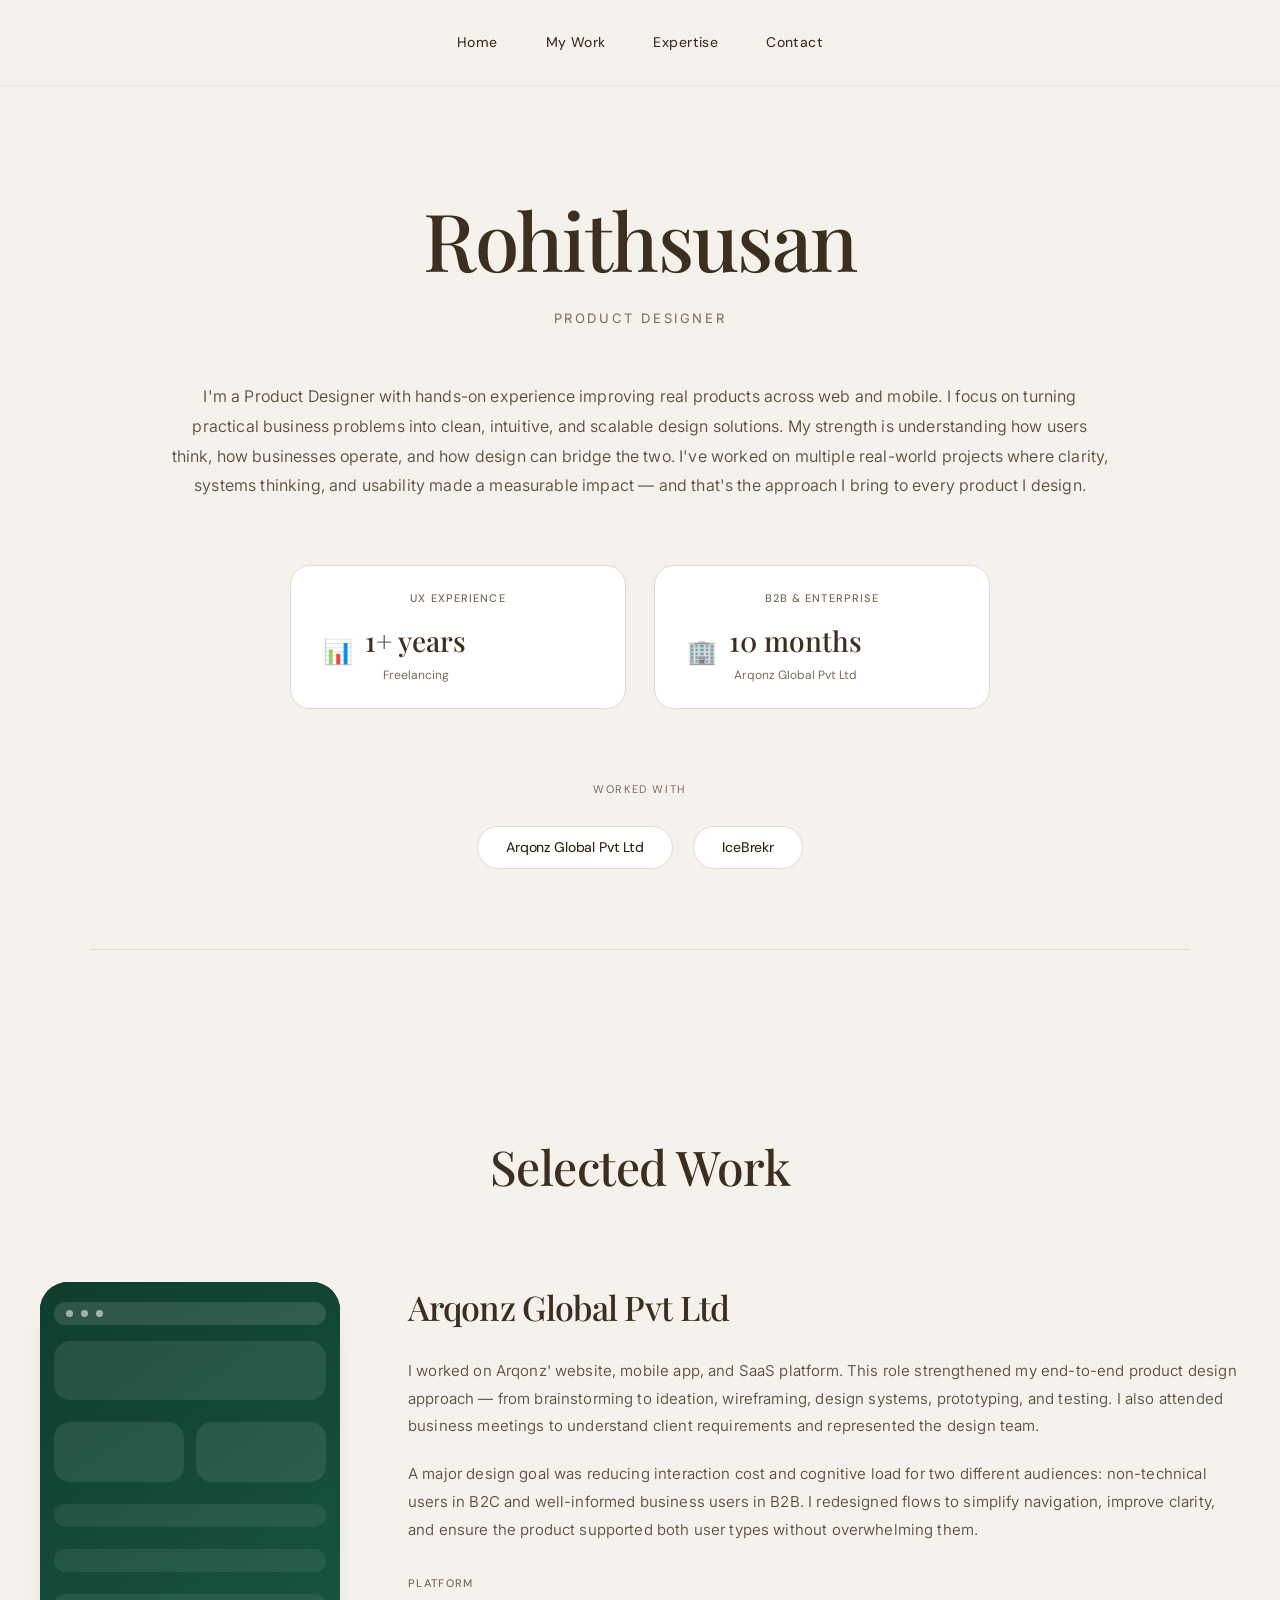
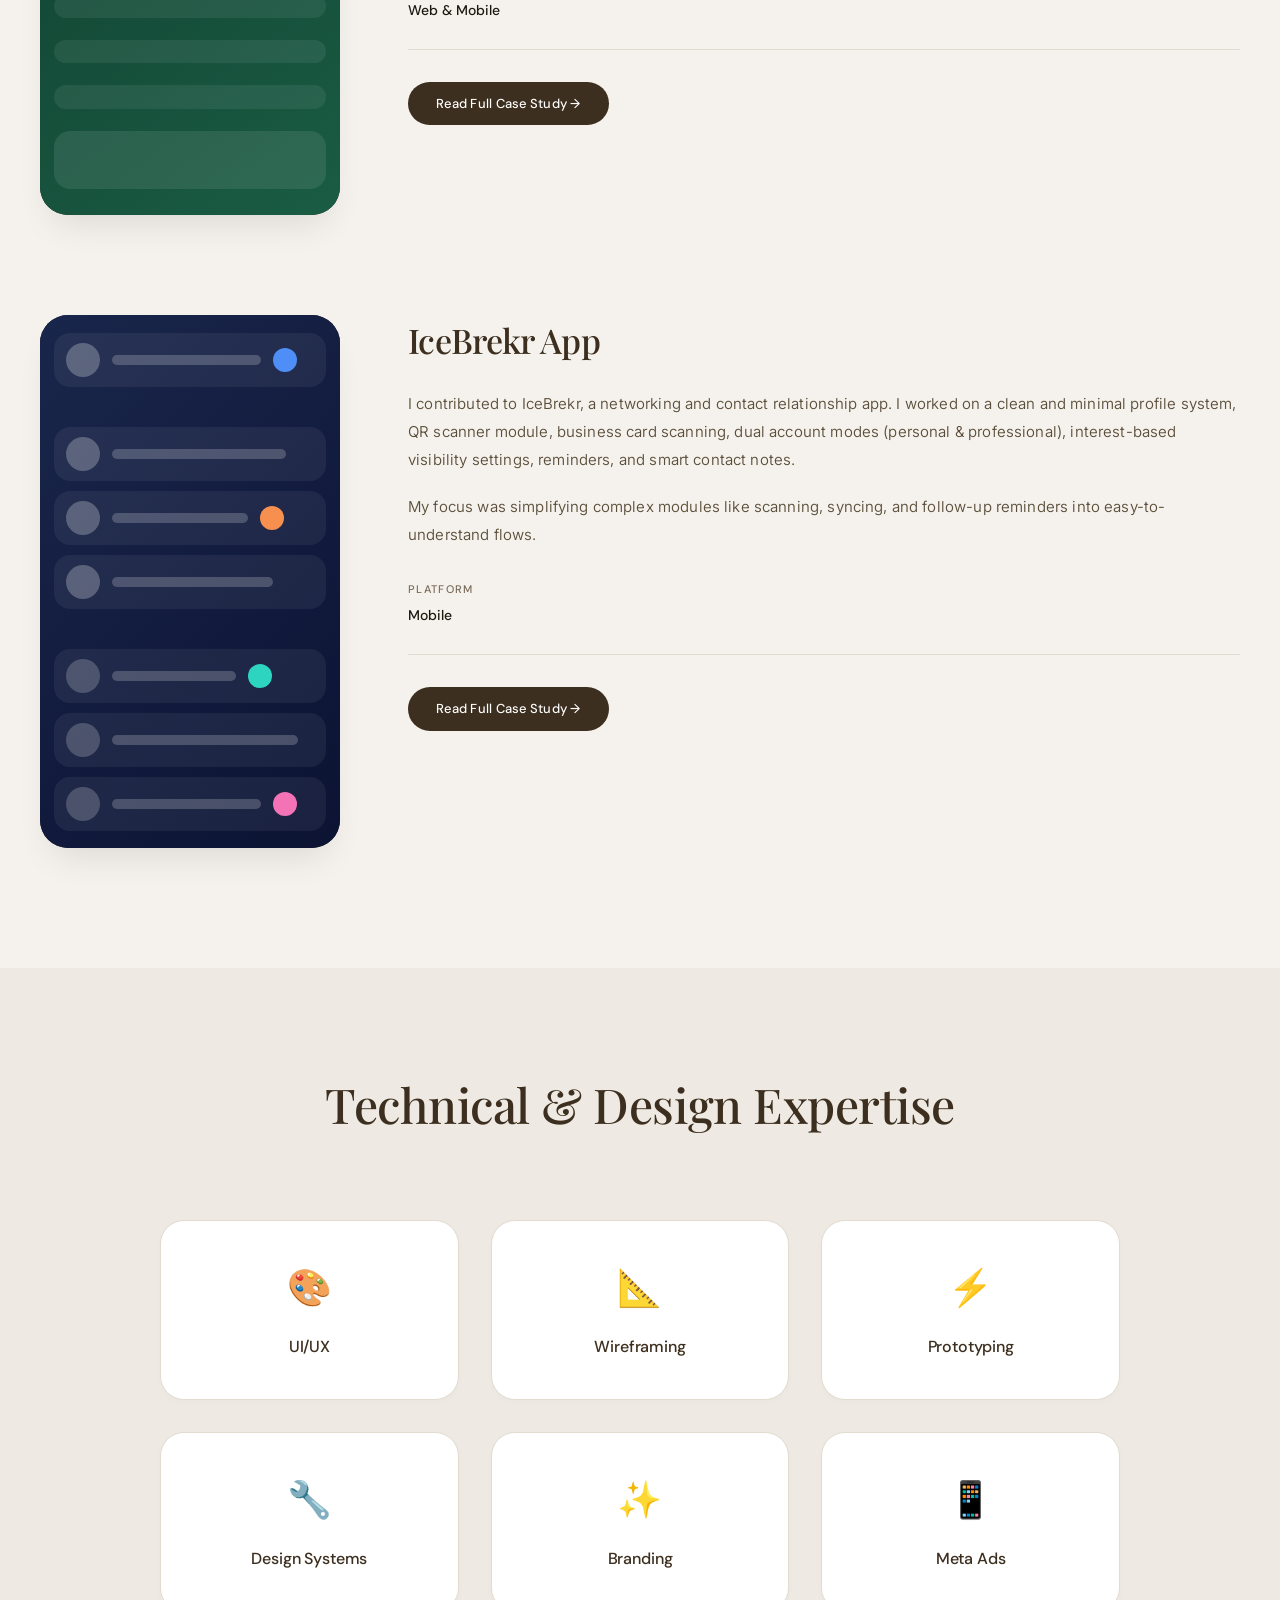
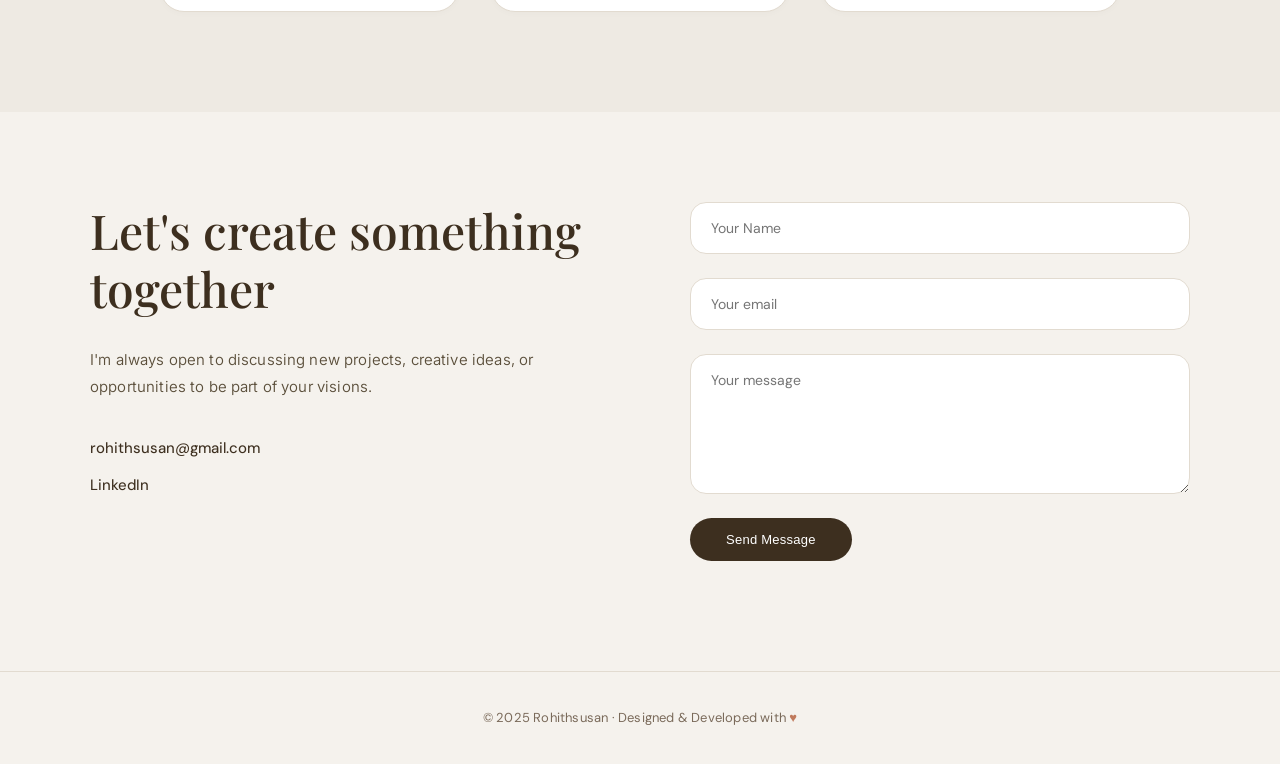
<file: Downloads/Rohithportfolio/index.html>
<!DOCTYPE html>
<html lang="en">
<head>
  <meta charset="UTF-8" />
  <meta name="viewport" content="width=device-width, initial-scale=1.0"/>
  <title>Rohithsusan – Product Designer</title>
  <link href="https://fonts.googleapis.com/css2?family=Playfair+Display:wght@400;500;600&family=DM+Sans:wght@300;400;500;600&family=Inter:wght@300;400;500&display=swap" rel="stylesheet"/>
  <style>
    *, *::before, *::after { box-sizing: border-box; margin: 0; padding: 0; }
 
    :root {
      --bg: #f5f2ed;
      --text: #3D2F1F;
      --muted: #7a6a5a;
      --border: #e2dbd0;
      --btn-bg: #3D2F1F;
      --btn-text: #fff;
      --card-bg: #fff;
    }
 
    html { scroll-behavior: smooth; }
 
    body {
      font-family: 'DM Sans', sans-serif;
      background: var(--bg);
      color: var(--text);
      font-size: 16px;
      line-height: 1.5;
    }
    
    /* Paragraph styling — smaller, lighter, more breathing room */
    p {
      font-family: 'Inter', sans-serif;
      font-size: 15px;
      line-height: 1.85;
      font-weight: 350;
      color: #5a4e3a;
      max-width: 1100px;
      width: 100%;
      margin: 0 auto;
      text-align: center;
      letter-spacing: 0.01em;
    }
    
    /* Spacing improvements across sections */
    section {
      padding: 100px 24px;
    }
    
    .section-title {
      font-family: 'Playfair Display', serif;
      font-size: clamp(34px, 5vw, 48px);
      font-weight: 500;
      text-align: center;
      margin-bottom: 80px;
      letter-spacing: -0.01em;
    }
 
    /* NAV */
    nav {
      display: flex;
      justify-content: center;
      gap: 48px;
      padding: 32px 0;
      background: var(--bg);
      position: sticky;
      top: 0;
      z-index: 100;
      border-bottom: 1px solid rgba(0,0,0,0.04);
    }
    nav a {
      text-decoration: none;
      color: var(--text);
      font-size: 14px;
      font-weight: 450;
      letter-spacing: 0.03em;
      transition: opacity 0.2s ease;
      cursor: pointer;
    }
    nav a:hover { opacity: 0.55; }
 
    /* HERO */
    .hero {
      text-align: center;
      padding: 110px 24px 80px;
      max-width: 1400px;
      margin: 0 auto;
    }
    .hero h1 {
      font-family: 'Playfair Display', serif;
      font-size: clamp(52px, 10vw, 80px);
      font-weight: 500;
      letter-spacing: -0.02em;
      line-height: 1.08;
      margin-bottom: 24px;
    }
    .hero .tagline {
      font-size: 13px;
      letter-spacing: 0.2em;
      text-transform: uppercase;
      color: var(--muted);
      margin-bottom: 52px;
      font-weight: 400;
    }
    /* Hero paragraph - EXTRA WIDE */
    .hero .intro {
      font-family: 'Inter', sans-serif;
      font-size: 16px;
      line-height: 1.85;
      font-weight: 350;
      color: #5a4e3a;
      max-width: 1200px;
      width: 100%;
      margin: 0 auto;
      text-wrap: balance;
      letter-spacing: 0.01em;
    }
 
    /* STATS */
    .stats {
      display: flex;
      gap: 28px;
      justify-content: center;
      flex-wrap: wrap;
      margin: 64px auto 0;
      max-width: 700px;
    }
    .stat-card {
      background: var(--card-bg);
      border: 1px solid var(--border);
      border-radius: 20px;
      padding: 24px 32px;
      min-width: 210px;
      flex: 1;
      transition: all 0.2s;
      box-shadow: 0 1px 2px rgba(0,0,0,0.02);
    }
    .stat-card .label {
      font-size: 11px;
      letter-spacing: 0.1em;
      text-transform: uppercase;
      color: var(--muted);
      margin-bottom: 14px;
      font-weight: 500;
    }
    .stat-row {
      display: flex;
      align-items: center;
      gap: 12px;
    }
    .stat-icon { font-size: 24px; }
    .stat-value {
      font-size: 28px;
      font-weight: 520;
      font-family: 'Playfair Display', serif;
    }
    .stat-sub {
      font-size: 12px;
      color: var(--muted);
      margin-top: 4px;
    }
 
    /* WORKED WITH */
    .worked-with {
      text-align: center;
      margin: 72px auto 0;
      padding-bottom: 80px;
      border-bottom: 1px solid var(--border);
      max-width: 1100px;
    }
    .worked-with .section-label {
      font-size: 11px;
      letter-spacing: 0.15em;
      text-transform: uppercase;
      color: var(--muted);
      margin-bottom: 28px;
    }
    .worked-tags {
      display: flex;
      gap: 20px;
      justify-content: center;
      flex-wrap: wrap;
    }
    .worked-tag {
      border: 1px solid var(--border);
      border-radius: 40px;
      padding: 10px 28px;
      font-size: 14px;
      font-weight: 450;
      background: var(--card-bg);
      color: #2c2416;
      letter-spacing: -0.01em;
    }
 
    /* SELECTED WORK */
    .work-grid {
      max-width: 1200px;
      margin: 0 auto;
      display: flex;
      flex-direction: column;
      gap: 100px;
    }
    .work-item {
      display: grid;
      grid-template-columns: 300px 1fr;
      gap: 68px;
      align-items: start;
      padding-bottom: 0;
      border-bottom: none;
    }
    .work-mockup {
      background: #1a1a1a;
      border-radius: 28px;
      overflow: hidden;
      aspect-ratio: 9/16;
      display: flex;
      align-items: center;
      justify-content: center;
      box-shadow: 0 20px 35px -12px rgba(0,0,0,0.1);
    }
    /* Arqonz mockup */
    .mockup-arqonz {
      background: linear-gradient(145deg, #0f3d2e 0%, #1a5c44 100%);
      width: 100%;
      height: 100%;
      display: flex;
      flex-direction: column;
      padding: 20px 14px;
      gap: 10px;
    }
    .mockup-arqonz .top-bar {
      background: rgba(255,255,255,0.12);
      border-radius: 12px;
      height: 32px;
      display: flex;
      align-items: center;
      padding: 0 12px;
      gap: 8px;
    }
    .mockup-arqonz .top-bar span {
      width: 7px; height: 7px; border-radius: 50%;
      background: rgba(255,255,255,0.55);
    }
    .mockup-arqonz .card {
      background: rgba(255,255,255,0.09);
      border-radius: 16px;
      height: 80px;
      margin: 6px 0;
    }
    .mockup-arqonz .row {
      display: flex; gap: 12px;
    }
    .mockup-arqonz .row .card { flex: 1; height: 60px; }
    .mockup-arqonz .list-item {
      background: rgba(255,255,255,0.07);
      border-radius: 12px;
      height: 32px;
      margin: 6px 0;
    }
 
    /* IceBrekr mockup */
    .mockup-icebrekr {
      background: linear-gradient(135deg, #19264b 0%, #0c1333 100%);
      width: 100%;
      height: 100%;
      display: flex;
      flex-direction: column;
      padding: 18px 14px;
      gap: 10px;
    }
    .mockup-icebrekr .profile-row {
      display: flex;
      align-items: center;
      gap: 12px;
      background: rgba(255,255,255,0.06);
      border-radius: 16px;
      padding: 10px 12px;
    }
    .mockup-icebrekr .avatar {
      width: 34px; height: 34px; border-radius: 50%;
      background: rgba(255,255,255,0.25);
      flex-shrink: 0;
    }
    .mockup-icebrekr .line {
      height: 10px; border-radius: 8px;
      background: rgba(255,255,255,0.2);
      flex: 1;
    }
    .mockup-icebrekr .badge {
      width: 24px; height: 24px; border-radius: 50%;
      background: #4f8ef7;
      flex-shrink: 0;
    }
    .mockup-icebrekr .divider {
      height: 1px;
      background: rgba(255,255,255,0.08);
      margin: 10px 0;
    }
 
    .work-content h3 {
      font-family: 'Playfair Display', serif;
      font-size: 34px;
      font-weight: 520;
      margin-bottom: 24px;
      letter-spacing: -0.02em;
    }
    .work-content p {
      font-family: 'Inter', sans-serif;
      font-size: 15px;
      line-height: 1.85;
      font-weight: 350;
      color: #5a4e3a;
      margin-bottom: 20px;
      text-align: left;
      max-width: 100%;
    }
    .platform-label {
      font-size: 11px;
      letter-spacing: 0.12em;
      text-transform: uppercase;
      color: var(--muted);
      margin-top: 32px;
      margin-bottom: 8px;
      font-weight: 500;
    }
    .platform-value {
      font-size: 14px;
      font-weight: 500;
      margin-bottom: 32px;
      padding-bottom: 28px;
      border-bottom: 1px solid var(--border);
      color: #1e1910;
    }
    .btn {
      display: inline-block;
      background: var(--btn-bg);
      color: var(--btn-text);
      padding: 12px 28px;
      border-radius: 40px;
      font-size: 13px;
      font-weight: 480;
      text-decoration: none;
      cursor: pointer;
      border: none;
      transition: all 0.2s ease;
      letter-spacing: 0.02em;
    }
    .btn:hover { opacity: 0.85; transform: translateY(-1px); }
 
    /* EXPERTISE */
    .expertise-section {
      background: #eeeae3;
      margin-top: 20px;
    }
    .expertise-grid {
      display: grid;
      grid-template-columns: repeat(3, 1fr);
      gap: 32px;
      max-width: 960px;
      margin: 0 auto;
    }
    .expertise-card {
      background: var(--card-bg);
      border: 1px solid var(--border);
      border-radius: 24px;
      padding: 40px 24px;
      text-align: center;
      transition: all 0.2s;
      box-shadow: 0 2px 6px rgba(0,0,0,0.02);
    }
    .expertise-icon { font-size: 36px; margin-bottom: 20px; }
    .expertise-name {
      font-size: 16px;
      font-weight: 510;
      letter-spacing: -0.01em;
    }
 
    /* CONTACT */
    .contact-section {
      background: var(--bg);
      padding-top: 90px;
      padding-bottom: 110px;
    }
    .contact-inner {
      display: grid;
      grid-template-columns: 1fr 1fr;
      gap: 100px;
      max-width: 1100px;
      margin: 0 auto;
      align-items: start;
    }
    .contact-left h2 {
      font-family: 'Playfair Display', serif;
      font-size: clamp(34px, 5vw, 48px);
      font-weight: 520;
      line-height: 1.2;
      margin-bottom: 28px;
    }
    .contact-left p {
      text-align: left;
      max-width: 480px;
      margin: 0 0 36px 0;
      font-size: 15px;
    }
    .contact-link {
      display: block;
      font-size: 15px;
      font-weight: 450;
      color: var(--text);
      text-decoration: none;
      margin-bottom: 14px;
      transition: opacity 0.2s;
    }
    .contact-link:hover { text-decoration: underline; opacity: 0.7; }
 
    .contact-form {
      display: flex;
      flex-direction: column;
      gap: 24px;
    }
    .contact-form input,
    .contact-form textarea {
      width: 100%;
      padding: 16px 20px;
      border: 1px solid var(--border);
      border-radius: 16px;
      background: #ffffff;
      font-family: 'DM Sans', sans-serif;
      font-size: 14px;
      color: var(--text);
      outline: none;
      transition: border 0.2s, box-shadow 0.1s;
    }
    .contact-form input:focus,
    .contact-form textarea:focus {
      border-color: #b2a088;
      box-shadow: 0 0 0 2px rgba(61,47,31,0.05);
    }
    .contact-form textarea { resize: vertical; min-height: 140px; }
    .contact-form .btn { align-self: flex-start; background: #3D2F1F; border-radius: 40px; padding: 14px 36px; cursor: pointer; }
 
    /* FOOTER */
    footer {
      text-align: center;
      padding: 36px 24px;
      font-size: 13px;
      color: var(--muted);
      border-top: 1px solid var(--border);
      letter-spacing: 0.2px;
    }
    footer span { color: #c07a5c; }
 
    @media (max-width: 780px) {
      .work-item { grid-template-columns: 1fr; gap: 44px; }
      .work-mockup { max-width: 320px; margin: 0 auto; aspect-ratio: 9/16; }
      .expertise-grid { grid-template-columns: repeat(2, 1fr); gap: 24px; }
      .contact-inner { grid-template-columns: 1fr; gap: 60px; }
      .stats { flex-direction: column; align-items: center; width: 100%; max-width: 380px; margin: 52px auto 0; }
      .hero { padding: 80px 20px 60px; max-width: 100%; }
      section { padding: 80px 20px; }
      .hero .intro { font-size: 15px; max-width: 100%; }
      p { font-size: 14px; max-width: 100%; }
      .work-content h3 { font-size: 30px; }
      .work-content p { font-size: 14px; }
    }
    @media (max-width: 480px) {
      .expertise-grid { grid-template-columns: 1fr; }
      .worked-tag { padding: 8px 20px; font-size: 12px; }
      .stat-card { padding: 18px 24px; }
    }
  </style>
</head>
<body>
 
  <!-- NAV -->
  <nav>
    <a href="#" onclick="scrollToTop(); return false;">Home</a>
    <a href="#work">My Work</a>
    <a href="#expertise">Expertise</a>
    <a href="#contact">Contact</a>
  </nav>
 
  <!-- HERO -->
  <div class="hero">
    <h1>Rohithsusan</h1>
    <p class="tagline">Product Designer</p>
    <p class="intro">I'm a Product Designer with hands-on experience improving real products across web and mobile. I focus on turning practical business problems into clean, intuitive, and scalable design solutions. My strength is understanding how users think, how businesses operate, and how design can bridge the two. I've worked on multiple real-world projects where clarity, systems thinking, and usability made a measurable impact — and that's the approach I bring to every product I design.</p>
 
    <div class="stats">
      <div class="stat-card">
        <div class="label">UX Experience</div>
        <div class="stat-row">
          <span class="stat-icon">📊</span>
          <div>
            <div class="stat-value">1+ years</div>
            <div class="stat-sub">Freelancing</div>
          </div>
        </div>
      </div>
      <div class="stat-card">
        <div class="label">B2B &amp; Enterprise</div>
        <div class="stat-row">
          <span class="stat-icon">🏢</span>
          <div>
            <div class="stat-value">10 months</div>
            <div class="stat-sub">Arqonz Global Pvt Ltd</div>
          </div>
        </div>
      </div>
    </div>
 
    <div class="worked-with">
      <div class="section-label" style="margin-top:30px;">Worked With</div>
      <div class="worked-tags">
        <span class="worked-tag">Arqonz Global Pvt Ltd</span>
        <span class="worked-tag">IceBrekr</span>
      </div>
    </div>
  </div>
 
  <!-- SELECTED WORK -->
  <section id="work">
    <h2 class="section-title">Selected Work</h2>
    <div class="work-grid">
 
      <!-- Arqonz - Button opens case study page in same tab (home page remains untouched) -->
      <div class="work-item">
        <div class="work-mockup">
          <div class="mockup-arqonz">
            <div class="top-bar">
              <span></span><span></span><span></span>
            </div>
            <div class="card"></div>
            <div class="row">
              <div class="card"></div>
              <div class="card"></div>
            </div>
            <div class="list-item"></div>
            <div class="list-item"></div>
            <div class="list-item"></div>
            <div class="list-item"></div>
            <div class="list-item"></div>
            <div class="card"></div>
          </div>
        </div>
        <div class="work-content">
          <h3>Arqonz Global Pvt Ltd</h3>
          <p>I worked on Arqonz' website, mobile app, and SaaS platform. This role strengthened my end-to-end product design approach — from brainstorming to ideation, wireframing, design systems, prototyping, and testing. I also attended business meetings to understand client requirements and represented the design team.</p>
          <p>A major design goal was reducing interaction cost and cognitive load for two different audiences: non-technical users in B2C and well-informed business users in B2B. I redesigned flows to simplify navigation, improve clarity, and ensure the product supported both user types without overwhelming them.</p>
          <div class="platform-label">Platform</div>
          <div class="platform-value">Web &amp; Mobile</div>
          <!-- This button opens arqonz-case-study.html - home page stays as is -->
          <a href="arqonz-case-study.html" class="btn">Read Full Case Study →</a>
        </div>
      </div>
 
      <!-- IceBrekr -->
      <div class="work-item">
        <div class="work-mockup">
          <div class="mockup-icebrekr">
            <div class="profile-row">
              <div class="avatar"></div>
              <div class="line" style="max-width:60%"></div>
              <div class="badge"></div>
            </div>
            <div class="divider"></div>
            <div class="profile-row">
              <div class="avatar"></div>
              <div class="line" style="max-width:70%"></div>
            </div>
            <div class="profile-row">
              <div class="avatar"></div>
              <div class="line" style="max-width:55%"></div>
              <div class="badge" style="background:#f7904f"></div>
            </div>
            <div class="profile-row">
              <div class="avatar"></div>
              <div class="line" style="max-width:65%"></div>
            </div>
            <div class="divider"></div>
            <div class="profile-row">
              <div class="avatar" style="background:rgba(255,255,255,0.2)"></div>
              <div class="line" style="max-width:50%"></div>
              <div class="badge" style="background:#2dd4bf"></div>
            </div>
            <div class="profile-row">
              <div class="avatar" style="background:rgba(255,255,255,0.2)"></div>
              <div class="line" style="max-width:75%"></div>
            </div>
            <div class="profile-row">
              <div class="avatar" style="background:rgba(255,255,255,0.2)"></div>
              <div class="line" style="max-width:60%"></div>
              <div class="badge" style="background:#f472b6"></div>
            </div>
            <div class="divider"></div>
            <div style="background:rgba(255,255,255,0.06);border-radius:16px;height:52px;margin-top:6px;"></div>
          </div>
        </div>
        <div class="work-content">
          <h3>IceBrekr App</h3>
          <p>I contributed to IceBrekr, a networking and contact relationship app. I worked on a clean and minimal profile system, QR scanner module, business card scanning, dual account modes (personal &amp; professional), interest-based visibility settings, reminders, and smart contact notes.</p>
          <p>My focus was simplifying complex modules like scanning, syncing, and follow-up reminders into easy-to-understand flows.</p>
          <div class="platform-label">Platform</div>
          <div class="platform-value">Mobile</div>
          <a href="icebrekr-case-study.html" class="btn">Read Full Case Study →</a>
        </div>
      </div>
 
    </div>
  </section>
 
  <!-- EXPERTISE -->
  <section id="expertise" class="expertise-section">
    <h2 class="section-title">Technical &amp; Design Expertise</h2>
    <div class="expertise-grid">
      <div class="expertise-card">
        <div class="expertise-icon">🎨</div>
        <div class="expertise-name">UI/UX</div>
      </div>
      <div class="expertise-card">
        <div class="expertise-icon">📐</div>
        <div class="expertise-name">Wireframing</div>
      </div>
      <div class="expertise-card">
        <div class="expertise-icon">⚡</div>
        <div class="expertise-name">Prototyping</div>
      </div>
      <div class="expertise-card">
        <div class="expertise-icon">🔧</div>
        <div class="expertise-name">Design Systems</div>
      </div>
      <div class="expertise-card">
        <div class="expertise-icon">✨</div>
        <div class="expertise-name">Branding</div>
      </div>
      <div class="expertise-card">
        <div class="expertise-icon">📱</div>
        <div class="expertise-name">Meta Ads</div>
      </div>
    </div>
  </section>
 
  <!-- CONTACT -->
  <section id="contact" class="contact-section">
    <div class="contact-inner">
      <div class="contact-left">
        <h2>Let's create something together</h2>
        <p>I'm always open to discussing new projects, creative ideas, or opportunities to be part of your visions.</p>
        <a href="mailto:rohithsusan@gmail.com" class="contact-link">rohithsusan@gmail.com</a>
        <a href="#" class="contact-link" target="_blank">LinkedIn</a>
      </div>
      <form class="contact-form" onsubmit="return false;">
        <input type="text" placeholder="Your Name" />
        <input type="email" placeholder="Your email" />
        <textarea placeholder="Your message"></textarea>
        <button class="btn" type="submit">Send Message</button>
      </form>
    </div>
  </section>
 
  <!-- FOOTER -->
  <footer>
    © 2025 Rohithsusan · Designed &amp; Developed with <span>♥</span>
  </footer>
 
  <script>
    function scrollToTop() {
      window.scrollTo({ top: 0, behavior: 'smooth' });
    }
    
    // Optional: Add a small note that clicking Arqonz button opens a new page
    console.log('Home page ready — Arqonz button links to arqonz-case-study.html');
  </script>
 
</body>
</html>
</file>
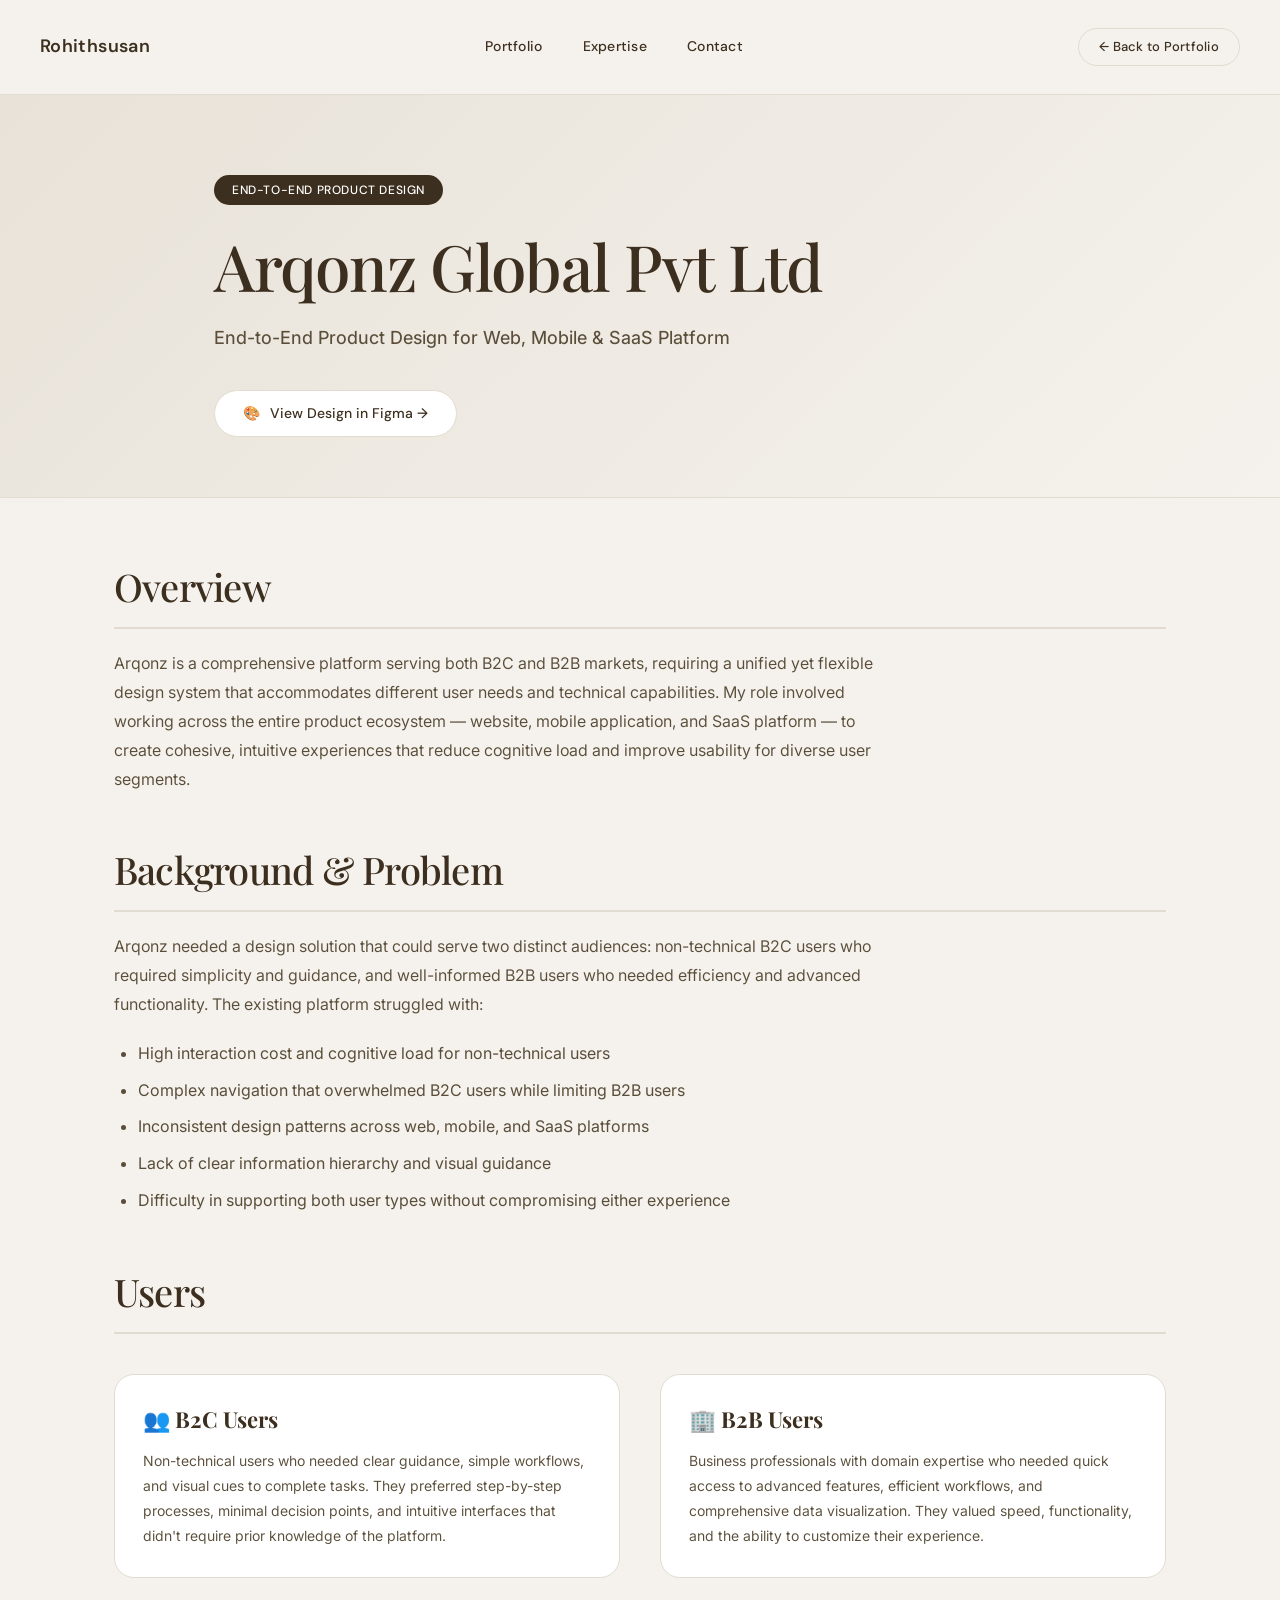
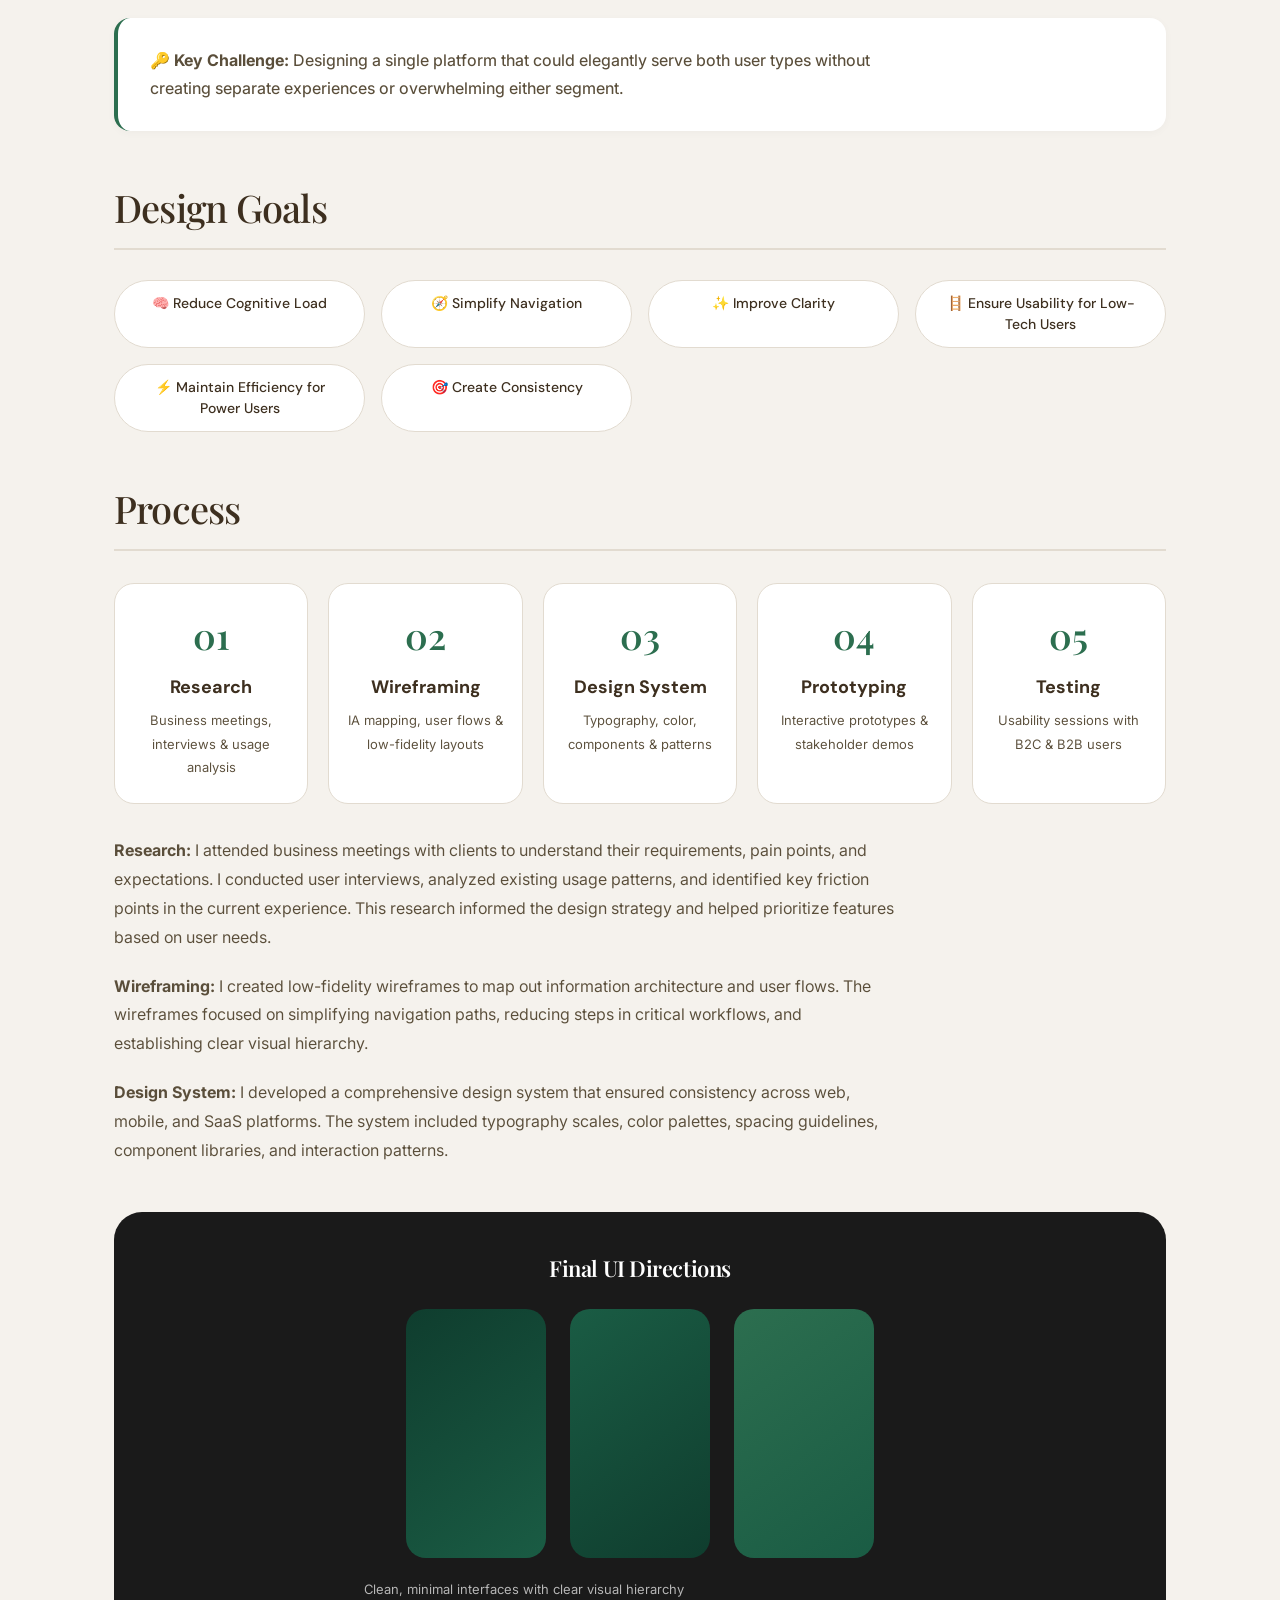
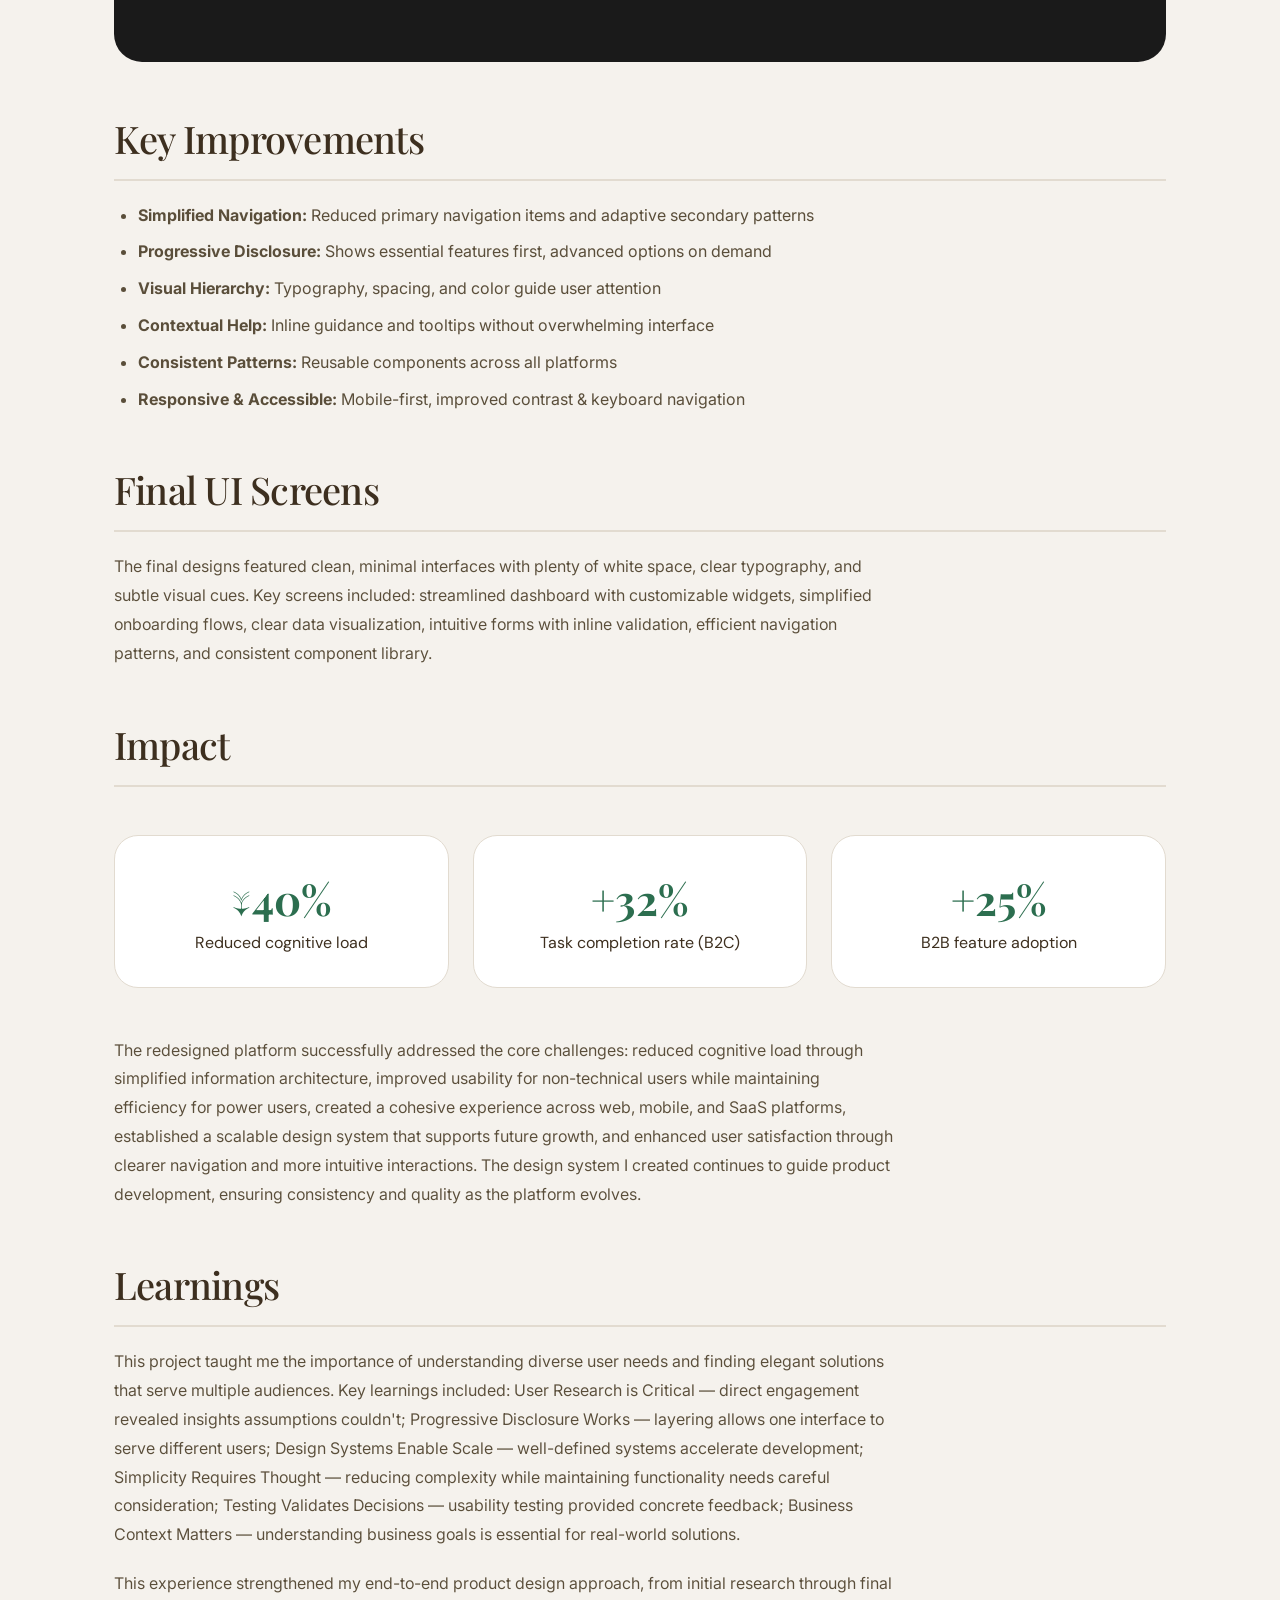
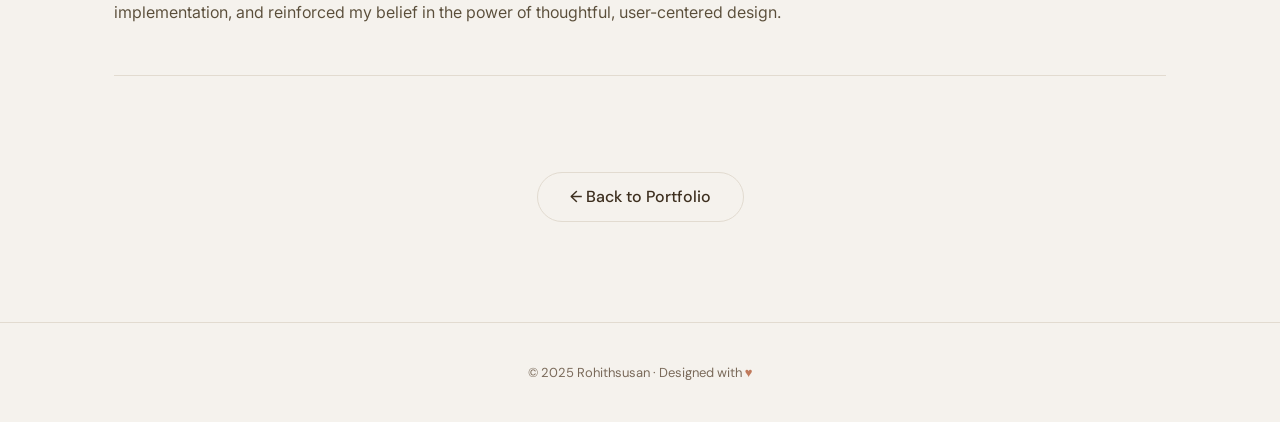
<file: Downloads/Rohithportfolio/arqonz-case-study.html>
<!DOCTYPE html>
<html lang="en">
<head>
  <meta charset="UTF-8" />
  <meta name="viewport" content="width=device-width, initial-scale=1.0"/>
  <title>Arqonz Global – Product Design Case Study | Rohithsusan</title>
  <link href="https://fonts.googleapis.com/css2?family=Playfair+Display:wght@400;500;600;700&family=DM+Sans:wght@300;400;500;600&family=Inter:wght@300;400;500;600&display=swap" rel="stylesheet"/>
  <style>
    *, *::before, *::after { box-sizing: border-box; margin: 0; padding: 0; }
 
    :root {
      --bg: #f5f2ed;
      --text: #3D2F1F;
      --text-light: #5a4e3a;
      --muted: #7a6a5a;
      --border: #e2dbd0;
      --btn-bg: #3D2F1F;
      --btn-text: #fff;
      --card-bg: #fff;
      --accent: #2c6e4f;
    }
 
    body {
      font-family: 'DM Sans', sans-serif;
      background: var(--bg);
      color: var(--text);
      line-height: 1.5;
    }
 
    /* Typography */
    h1, h2, h3 {
      font-family: 'Playfair Display', serif;
      font-weight: 500;
      letter-spacing: -0.02em;
    }
 
    h1 {
      font-size: clamp(42px, 8vw, 64px);
      margin-bottom: 20px;
      line-height: 1.15;
    }
 
    h2 {
      font-size: clamp(28px, 5vw, 38px);
      margin: 48px 0 20px 0;
      padding-bottom: 12px;
      border-bottom: 2px solid var(--border);
    }
 
    h2:first-of-type {
      margin-top: 0;
    }
 
    h3 {
      font-size: 22px;
      margin: 32px 0 16px 0;
      font-weight: 600;
    }
 
    p {
      font-family: 'Inter', sans-serif;
      font-size: 16px;
      line-height: 1.8;
      font-weight: 380;
      color: var(--text-light);
      margin-bottom: 20px;
      max-width: 780px;
    }
 
    .container {
      max-width: 1100px;
      margin: 0 auto;
      padding: 0 24px;
    }
 
    /* Navigation */
    nav {
      display: flex;
      justify-content: space-between;
      align-items: center;
      padding: 28px 40px;
      background: var(--bg);
      position: sticky;
      top: 0;
      z-index: 100;
      border-bottom: 1px solid var(--border);
      flex-wrap: wrap;
      gap: 16px;
    }
    .nav-links {
      display: flex;
      gap: 40px;
    }
    nav a {
      text-decoration: none;
      color: var(--text);
      font-size: 14px;
      font-weight: 500;
      letter-spacing: 0.02em;
      transition: opacity 0.2s;
    }
    nav a:hover { opacity: 0.6; }
    .back-link {
      display: inline-flex;
      align-items: center;
      gap: 8px;
      background: transparent;
      color: var(--text);
      border: 1px solid var(--border);
      padding: 8px 20px;
      border-radius: 40px;
      font-size: 13px;
      font-weight: 500;
      text-decoration: none;
      transition: all 0.2s;
    }
    .back-link:hover {
      background: var(--btn-bg);
      color: white;
      border-color: var(--btn-bg);
      opacity: 1;
    }
 
    /* Hero Section */
    .case-hero {
      background: linear-gradient(135deg, #e8e2d8 0%, #f5f2ed 100%);
      padding: 80px 24px 60px;
      border-bottom: 1px solid var(--border);
    }
    .case-hero .container {
      max-width: 900px;
    }
    .platform-badge {
      display: inline-block;
      background: var(--btn-bg);
      color: white;
      padding: 6px 18px;
      border-radius: 40px;
      font-size: 12px;
      font-weight: 500;
      letter-spacing: 0.05em;
      margin-bottom: 24px;
    }
    .figma-link {
      display: inline-flex;
      align-items: center;
      gap: 10px;
      background: white;
      border: 1px solid var(--border);
      padding: 12px 28px;
      border-radius: 40px;
      text-decoration: none;
      color: var(--text);
      font-weight: 500;
      font-size: 14px;
      margin-top: 16px;
      transition: all 0.2s;
    }
    .figma-link:hover {
      background: var(--btn-bg);
      color: white;
      border-color: var(--btn-bg);
    }
 
    /* Content styling */
    .case-content {
      padding: 60px 0 100px;
    }
    .case-content p {
      max-width: 780px;
    }
    .insight-box {
      background: var(--card-bg);
      border-left: 4px solid var(--accent);
      padding: 28px 32px;
      margin: 40px 0;
      border-radius: 16px;
      box-shadow: 0 2px 8px rgba(0,0,0,0.03);
    }
    .insight-box p {
      margin-bottom: 0;
      font-style: normal;
      font-weight: 450;
    }
    .two-col {
      display: grid;
      grid-template-columns: 1fr 1fr;
      gap: 40px;
      margin: 40px 0;
    }
    .user-card {
      background: var(--card-bg);
      border: 1px solid var(--border);
      border-radius: 20px;
      padding: 28px;
    }
    .user-card h4 {
      font-family: 'Playfair Display', serif;
      font-size: 22px;
      margin-bottom: 12px;
    }
    .user-card p {
      font-size: 14px;
      margin-bottom: 0;
    }
    .design-goals {
      display: grid;
      grid-template-columns: repeat(auto-fill, minmax(220px, 1fr));
      gap: 16px;
      margin: 30px 0;
    }
    .goal-tag {
      background: var(--card-bg);
      border: 1px solid var(--border);
      border-radius: 60px;
      padding: 12px 20px;
      font-size: 14px;
      font-weight: 500;
      text-align: center;
    }
    .process-steps {
      display: flex;
      flex-wrap: wrap;
      gap: 20px;
      margin: 32px 0;
    }
    .step {
      flex: 1;
      min-width: 160px;
      background: var(--card-bg);
      border: 1px solid var(--border);
      border-radius: 20px;
      padding: 24px 16px;
      text-align: center;
    }
    .step-number {
      font-family: 'Playfair Display', serif;
      font-size: 36px;
      font-weight: 600;
      color: var(--accent);
      margin-bottom: 12px;
    }
    .step h4 {
      font-size: 18px;
      margin-bottom: 8px;
    }
    .step p {
      font-size: 13px;
      margin-bottom: 0;
    }
    .mockup-showcase {
      background: #1a1a1a;
      border-radius: 28px;
      padding: 40px 20px;
      margin: 48px 0;
      text-align: center;
    }
    .mockup-showcase h3 {
      color: white;
      margin-top: 0;
    }
    .mockup-row {
      display: flex;
      justify-content: center;
      gap: 24px;
      flex-wrap: wrap;
      margin-top: 24px;
    }
    .mini-mock {
      width: 140px;
      background: linear-gradient(145deg, #0f3d2e, #1a5c44);
      border-radius: 20px;
      padding: 16px 10px;
      aspect-ratio: 9/16;
    }
    .impact-stats {
      display: flex;
      gap: 24px;
      flex-wrap: wrap;
      margin: 48px 0;
      justify-content: center;
    }
    .impact-card {
      background: var(--card-bg);
      border: 1px solid var(--border);
      border-radius: 24px;
      padding: 32px 28px;
      text-align: center;
      flex: 1;
      min-width: 180px;
    }
    .impact-number {
      font-family: 'Playfair Display', serif;
      font-size: 42px;
      font-weight: 700;
      color: var(--accent);
    }
    hr {
      margin: 48px 0;
      border: none;
      border-top: 1px solid var(--border);
    }
    .back-to-portfolio {
      display: inline-block;
      background: transparent;
      border: 1px solid var(--border);
      padding: 12px 32px;
      border-radius: 40px;
      text-decoration: none;
      color: var(--text);
      font-weight: 500;
      margin-top: 48px;
      transition: all 0.2s;
    }
    .back-to-portfolio:hover {
      background: var(--btn-bg);
      color: white;
      border-color: var(--btn-bg);
    }
    footer {
      text-align: center;
      padding: 40px 24px;
      font-size: 13px;
      color: var(--muted);
      border-top: 1px solid var(--border);
    }
    ul {
      font-family: 'Inter', sans-serif;
      color: var(--text-light);
      line-height: 1.8;
      margin-left: 24px;
      margin-bottom: 32px;
    }
    li {
      margin-bottom: 8px;
    }
 
    @media (max-width: 700px) {
      nav {
        flex-direction: column;
        padding: 20px;
      }
      .two-col {
        grid-template-columns: 1fr;
        gap: 24px;
      }
      .process-steps {
        flex-direction: column;
      }
      .container {
        padding: 0 20px;
      }
      .case-hero {
        padding: 50px 20px 40px;
      }
    }
  </style>
</head>
<body>
 
  <nav>
    <a href="index.html" style="font-weight: 600; font-size: 18px;">Rohithsusan</a>
    <div class="nav-links">
      <a href="index.html#work">Portfolio</a>
      <a href="index.html#expertise">Expertise</a>
      <a href="index.html#contact">Contact</a>
    </div>
    <a href="index.html" class="back-link">← Back to Portfolio</a>
  </nav>
 
  <div class="case-hero">
    <div class="container">
      <span class="platform-badge">END-TO-END PRODUCT DESIGN</span>
      <h1>Arqonz Global Pvt Ltd</h1>
      <p style="font-size: 18px; font-weight: 450; max-width: 680px;">End-to-End Product Design for Web, Mobile & SaaS Platform</p>
      <a href="#" class="figma-link" target="_blank">
        <span>🎨</span> View Design in Figma →
      </a>
    </div>
  </div>
 
  <div class="case-content">
    <div class="container">
      <!-- Overview -->
      <h2>Overview</h2>
      <p>Arqonz is a comprehensive platform serving both B2C and B2B markets, requiring a unified yet flexible design system that accommodates different user needs and technical capabilities. My role involved working across the entire product ecosystem — website, mobile application, and SaaS platform — to create cohesive, intuitive experiences that reduce cognitive load and improve usability for diverse user segments.</p>
 
      <!-- Background & Problem -->
      <h2>Background & Problem</h2>
      <p>Arqonz needed a design solution that could serve two distinct audiences: non-technical B2C users who required simplicity and guidance, and well-informed B2B users who needed efficiency and advanced functionality. The existing platform struggled with:</p>
      <ul>
        <li>High interaction cost and cognitive load for non-technical users</li>
        <li>Complex navigation that overwhelmed B2C users while limiting B2B users</li>
        <li>Inconsistent design patterns across web, mobile, and SaaS platforms</li>
        <li>Lack of clear information hierarchy and visual guidance</li>
        <li>Difficulty in supporting both user types without compromising either experience</li>
      </ul>
 
      <!-- Users Two Column -->
      <h2>Users</h2>
      <div class="two-col">
        <div class="user-card">
          <h4>👥 B2C Users</h4>
          <p>Non-technical users who needed clear guidance, simple workflows, and visual cues to complete tasks. They preferred step-by-step processes, minimal decision points, and intuitive interfaces that didn't require prior knowledge of the platform.</p>
        </div>
        <div class="user-card">
          <h4>🏢 B2B Users</h4>
          <p>Business professionals with domain expertise who needed quick access to advanced features, efficient workflows, and comprehensive data visualization. They valued speed, functionality, and the ability to customize their experience.</p>
        </div>
      </div>
 
      <div class="insight-box">
        <p><strong>🔑 Key Challenge:</strong> Designing a single platform that could elegantly serve both user types without creating separate experiences or overwhelming either segment.</p>
      </div>
 
      <!-- Design Goals -->
      <h2>Design Goals</h2>
      <div class="design-goals">
        <span class="goal-tag">🧠 Reduce Cognitive Load</span>
        <span class="goal-tag">🧭 Simplify Navigation</span>
        <span class="goal-tag">✨ Improve Clarity</span>
        <span class="goal-tag">🪜 Ensure Usability for Low-Tech Users</span>
        <span class="goal-tag">⚡ Maintain Efficiency for Power Users</span>
        <span class="goal-tag">🎯 Create Consistency</span>
      </div>
 
      <!-- Process -->
      <h2>Process</h2>
      <div class="process-steps">
        <div class="step"><div class="step-number">01</div><h4>Research</h4><p>Business meetings, interviews & usage analysis</p></div>
        <div class="step"><div class="step-number">02</div><h4>Wireframing</h4><p>IA mapping, user flows & low-fidelity layouts</p></div>
        <div class="step"><div class="step-number">03</div><h4>Design System</h4><p>Typography, color, components & patterns</p></div>
        <div class="step"><div class="step-number">04</div><h4>Prototyping</h4><p>Interactive prototypes & stakeholder demos</p></div>
        <div class="step"><div class="step-number">05</div><h4>Testing</h4><p>Usability sessions with B2C & B2B users</p></div>
      </div>
 
      <p><strong>Research:</strong> I attended business meetings with clients to understand their requirements, pain points, and expectations. I conducted user interviews, analyzed existing usage patterns, and identified key friction points in the current experience. This research informed the design strategy and helped prioritize features based on user needs.</p>
      <p><strong>Wireframing:</strong> I created low-fidelity wireframes to map out information architecture and user flows. The wireframes focused on simplifying navigation paths, reducing steps in critical workflows, and establishing clear visual hierarchy.</p>
      <p><strong>Design System:</strong> I developed a comprehensive design system that ensured consistency across web, mobile, and SaaS platforms. The system included typography scales, color palettes, spacing guidelines, component libraries, and interaction patterns.</p>
 
      <!-- Mockup visual -->
      <div class="mockup-showcase">
        <h3 style="color: white;">Final UI Directions</h3>
        <div class="mockup-row">
          <div class="mini-mock"></div>
          <div class="mini-mock" style="background: linear-gradient(145deg, #1a5c44, #0f3d2e);"></div>
          <div class="mini-mock" style="background: linear-gradient(145deg, #2c6e4f, #1a5c44);"></div>
        </div>
        <p style="color: rgba(255,255,255,0.7); font-size: 13px; margin-top: 20px;">Clean, minimal interfaces with clear visual hierarchy</p>
      </div>
 
      <h2>Key Improvements</h2>
      <ul>
        <li><strong>Simplified Navigation:</strong> Reduced primary navigation items and adaptive secondary patterns</li>
        <li><strong>Progressive Disclosure:</strong> Shows essential features first, advanced options on demand</li>
        <li><strong>Visual Hierarchy:</strong> Typography, spacing, and color guide user attention</li>
        <li><strong>Contextual Help:</strong> Inline guidance and tooltips without overwhelming interface</li>
        <li><strong>Consistent Patterns:</strong> Reusable components across all platforms</li>
        <li><strong>Responsive & Accessible:</strong> Mobile-first, improved contrast & keyboard navigation</li>
      </ul>
 
      <h2>Final UI Screens</h2>
      <p>The final designs featured clean, minimal interfaces with plenty of white space, clear typography, and subtle visual cues. Key screens included: streamlined dashboard with customizable widgets, simplified onboarding flows, clear data visualization, intuitive forms with inline validation, efficient navigation patterns, and consistent component library.</p>
 
      <!-- Impact Stats -->
      <h2>Impact</h2>
      <div class="impact-stats">
        <div class="impact-card"><div class="impact-number">↓40%</div><div>Reduced cognitive load</div></div>
        <div class="impact-card"><div class="impact-number">+32%</div><div>Task completion rate (B2C)</div></div>
        <div class="impact-card"><div class="impact-number">+25%</div><div>B2B feature adoption</div></div>
      </div>
      <p>The redesigned platform successfully addressed the core challenges: reduced cognitive load through simplified information architecture, improved usability for non-technical users while maintaining efficiency for power users, created a cohesive experience across web, mobile, and SaaS platforms, established a scalable design system that supports future growth, and enhanced user satisfaction through clearer navigation and more intuitive interactions. The design system I created continues to guide product development, ensuring consistency and quality as the platform evolves.</p>
 
      <h2>Learnings</h2>
      <p>This project taught me the importance of understanding diverse user needs and finding elegant solutions that serve multiple audiences. Key learnings included: User Research is Critical — direct engagement revealed insights assumptions couldn't; Progressive Disclosure Works — layering allows one interface to serve different users; Design Systems Enable Scale — well-defined systems accelerate development; Simplicity Requires Thought — reducing complexity while maintaining functionality needs careful consideration; Testing Validates Decisions — usability testing provided concrete feedback; Business Context Matters — understanding business goals is essential for real-world solutions.</p>
      <p>This experience strengthened my end-to-end product design approach, from initial research through final implementation, and reinforced my belief in the power of thoughtful, user-centered design.</p>
 
      <hr />
 
      <div style="text-align: center;">
        <a href="index.html" class="back-to-portfolio">← Back to Portfolio</a>
      </div>
    </div>
  </div>
 
  <footer>
    © 2025 Rohithsusan · Designed with <span style="color:#c07a5c;">♥</span>
  </footer>
 
</body>
</html>
</file>
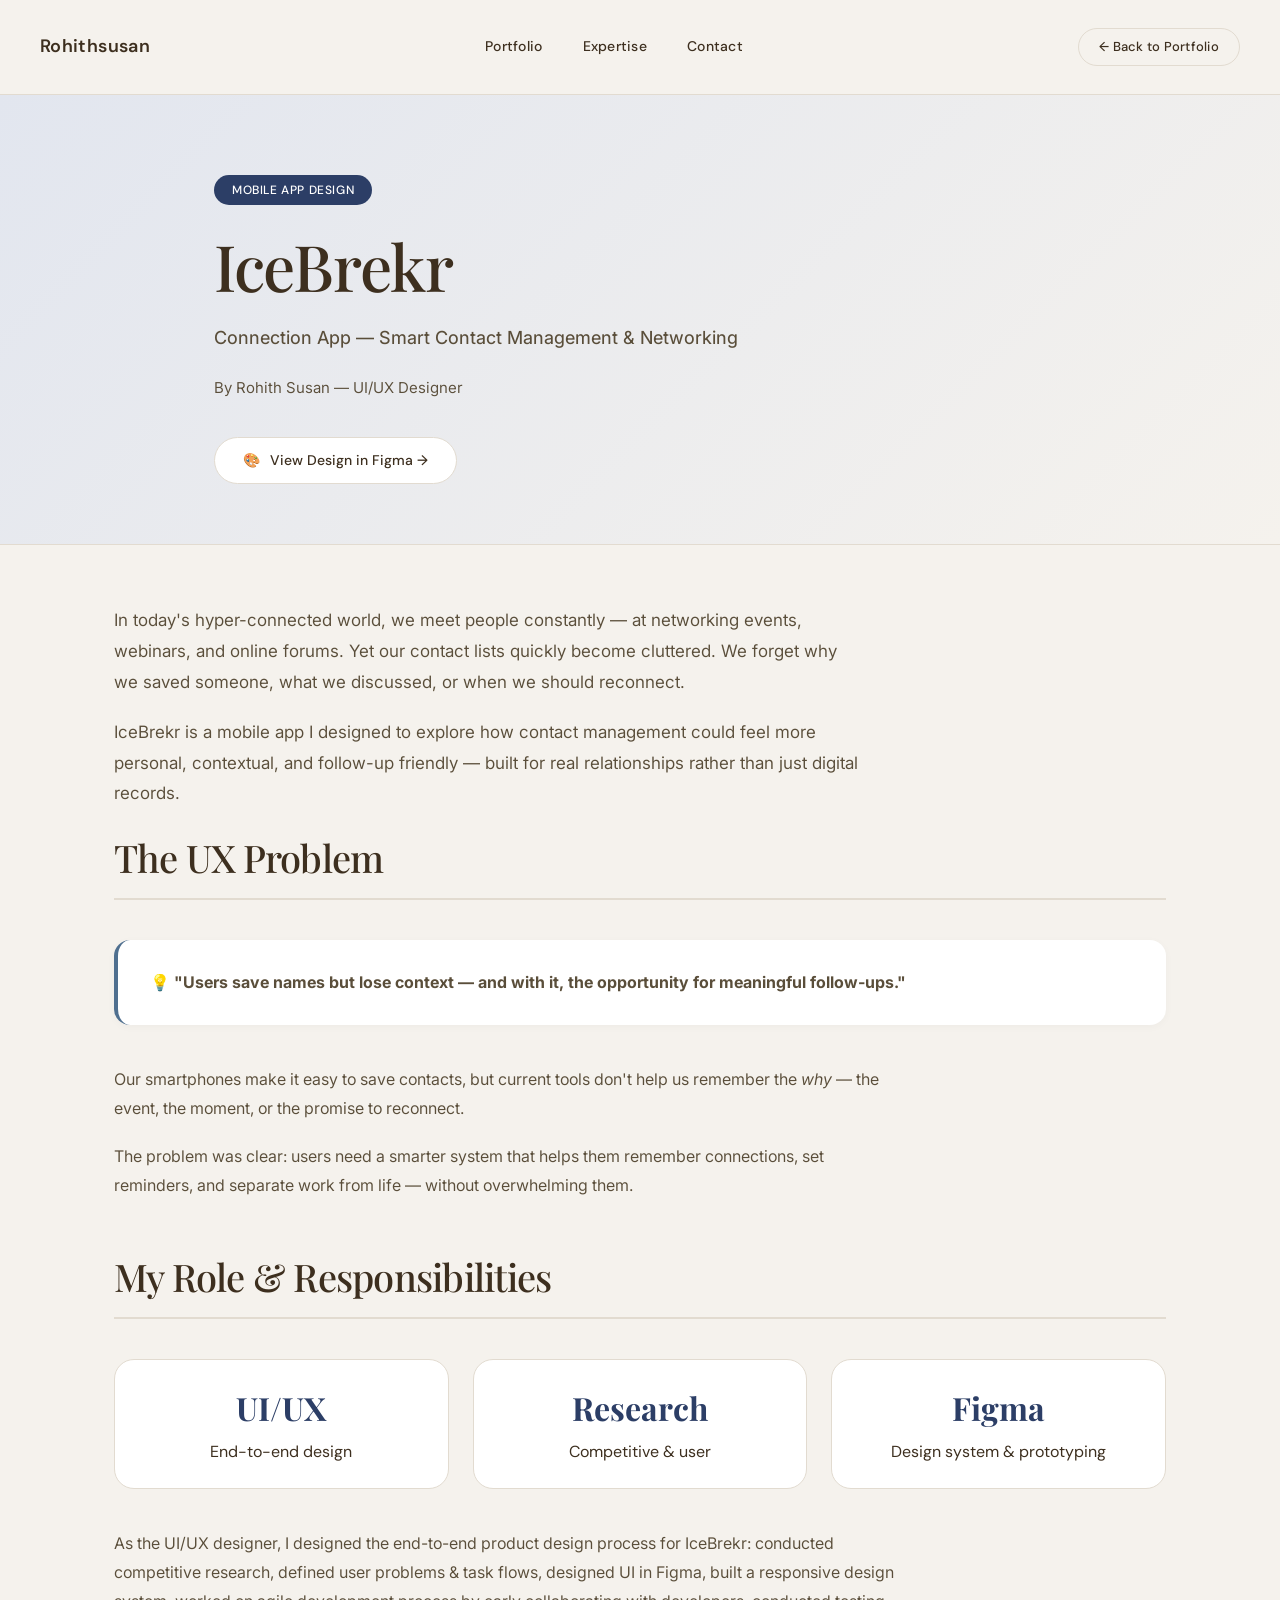
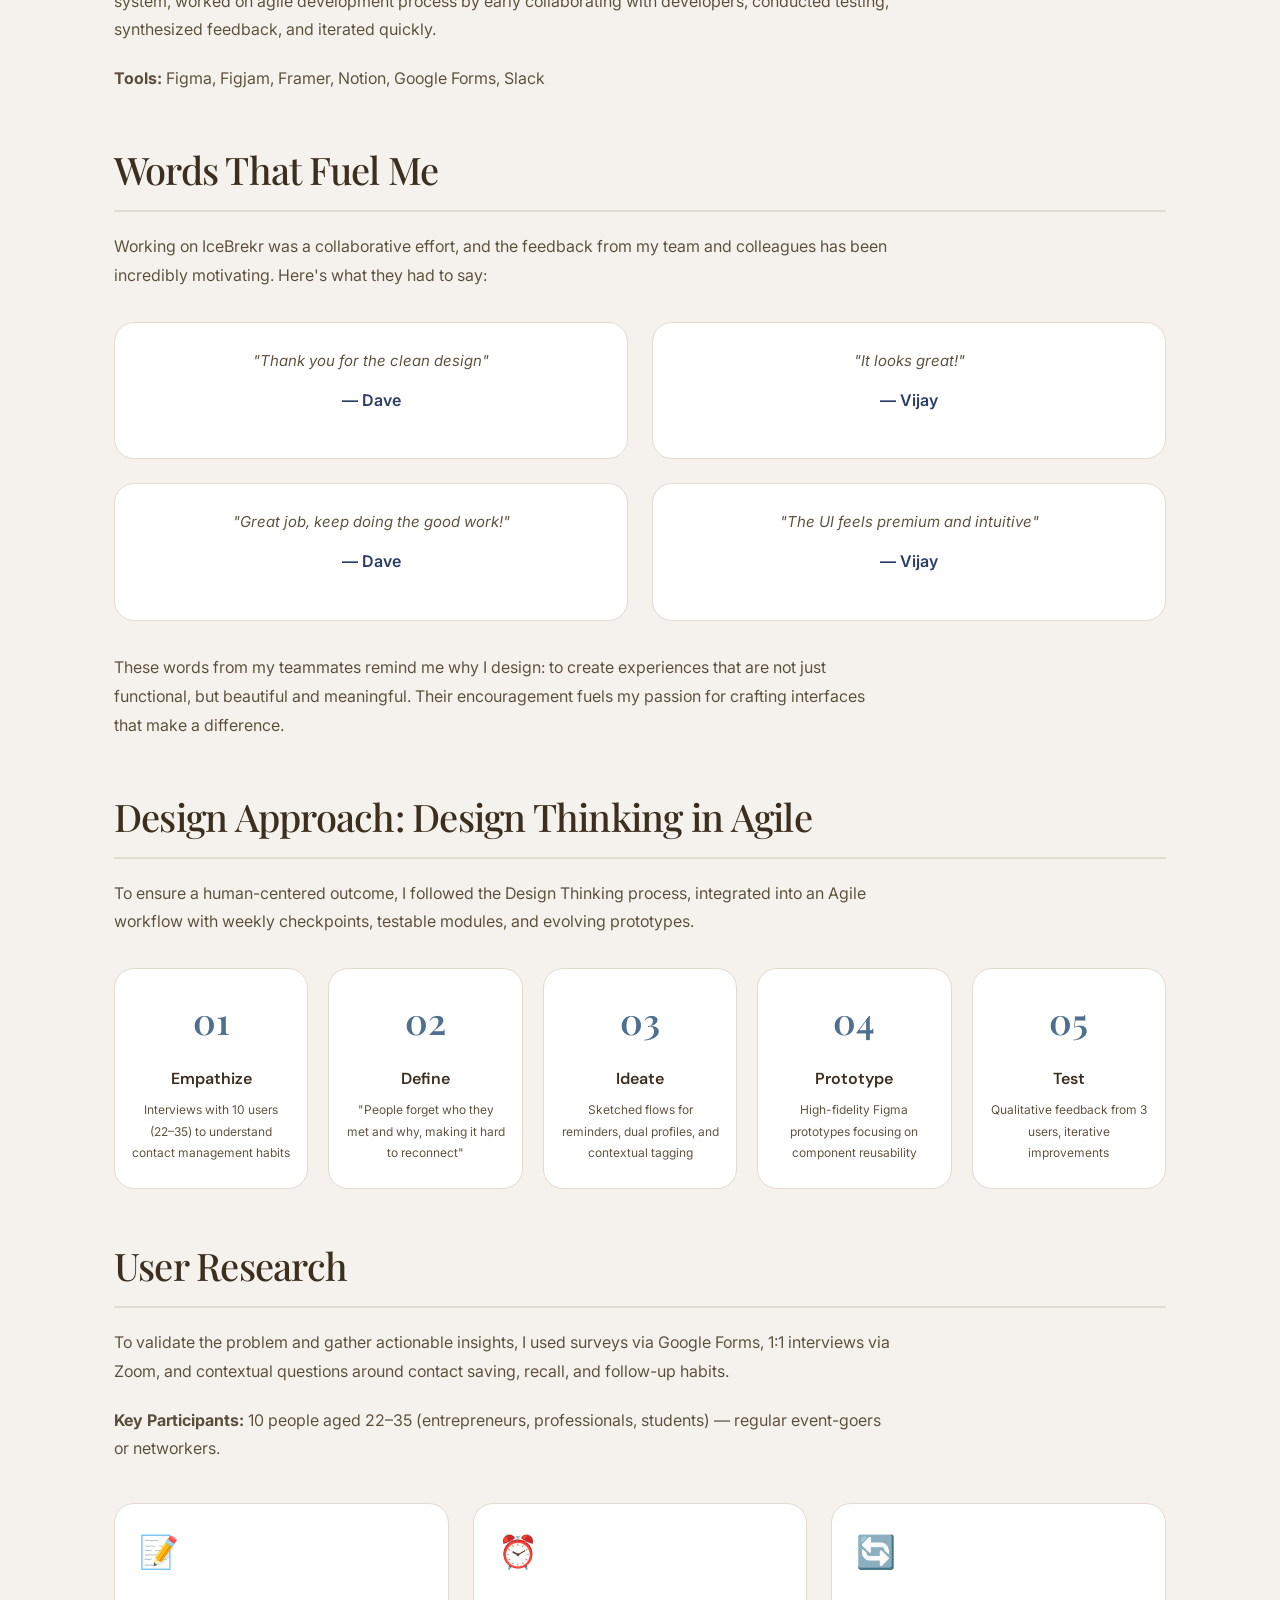
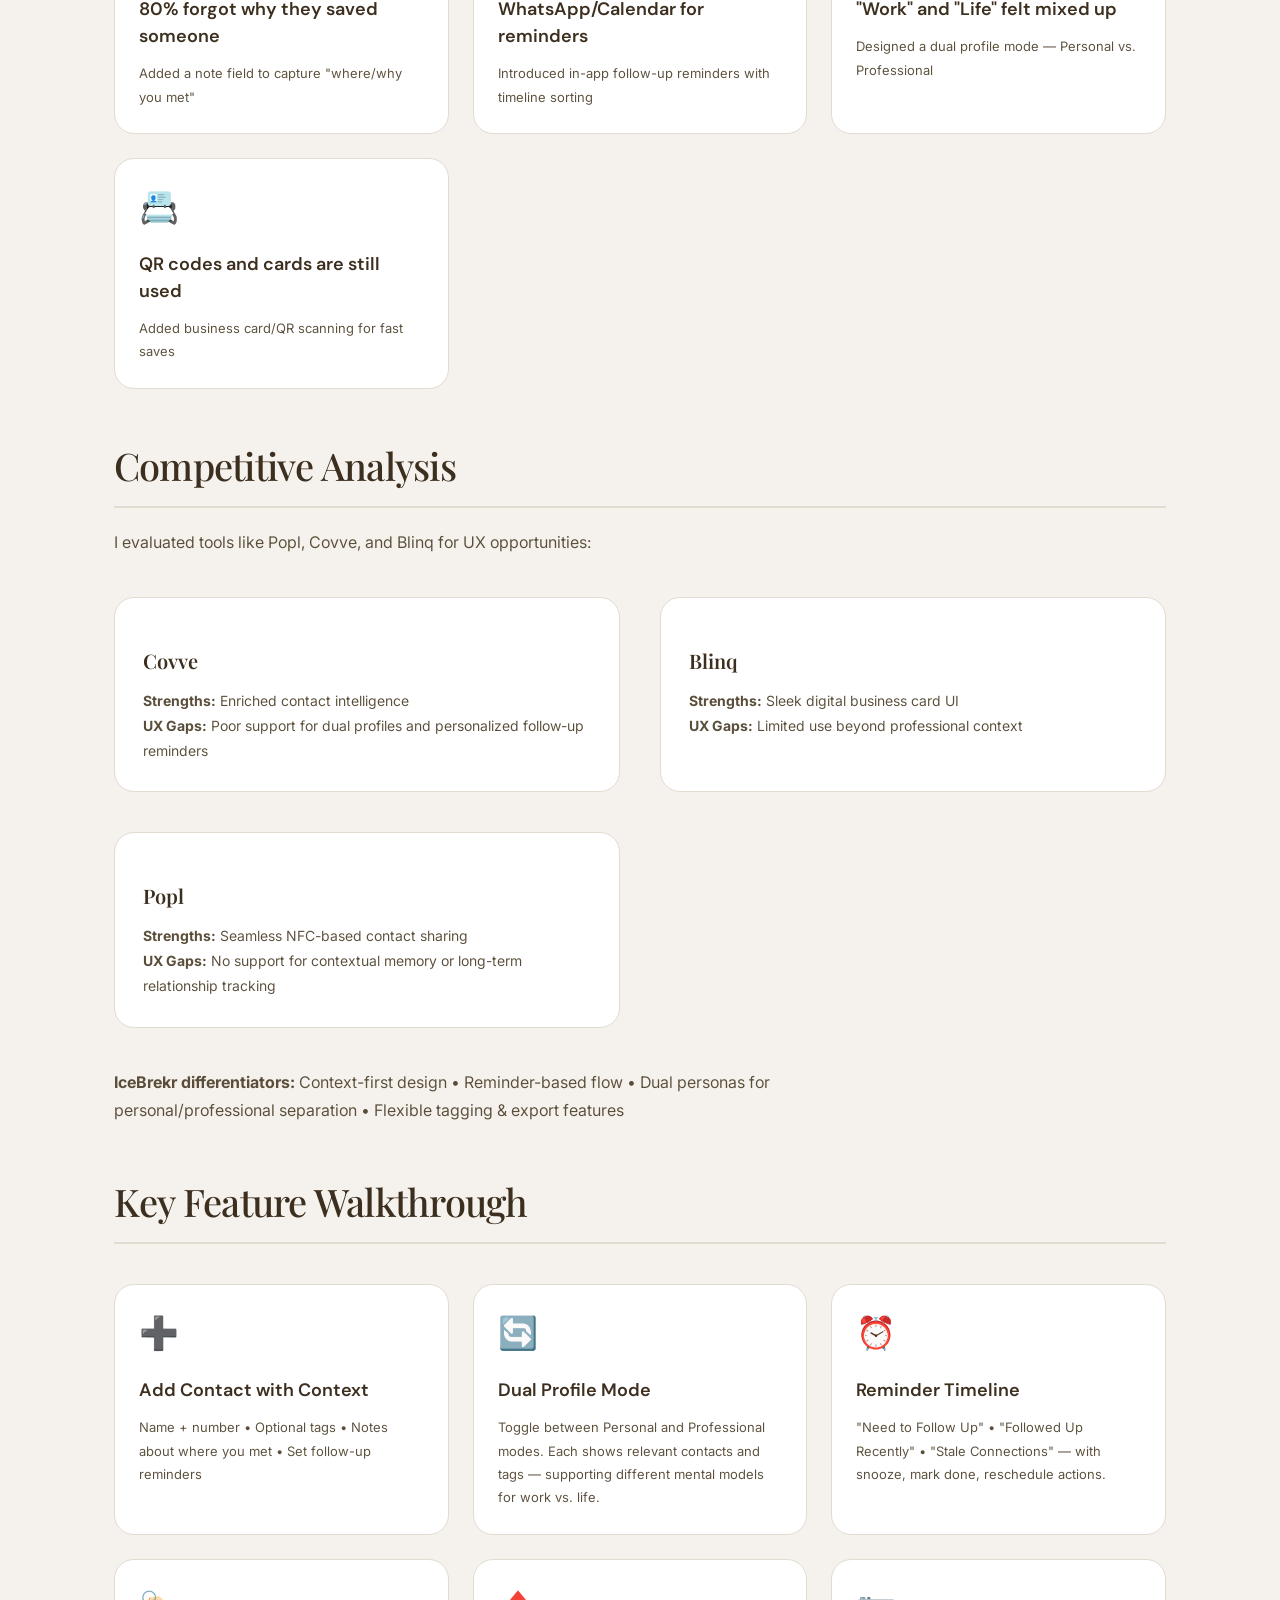
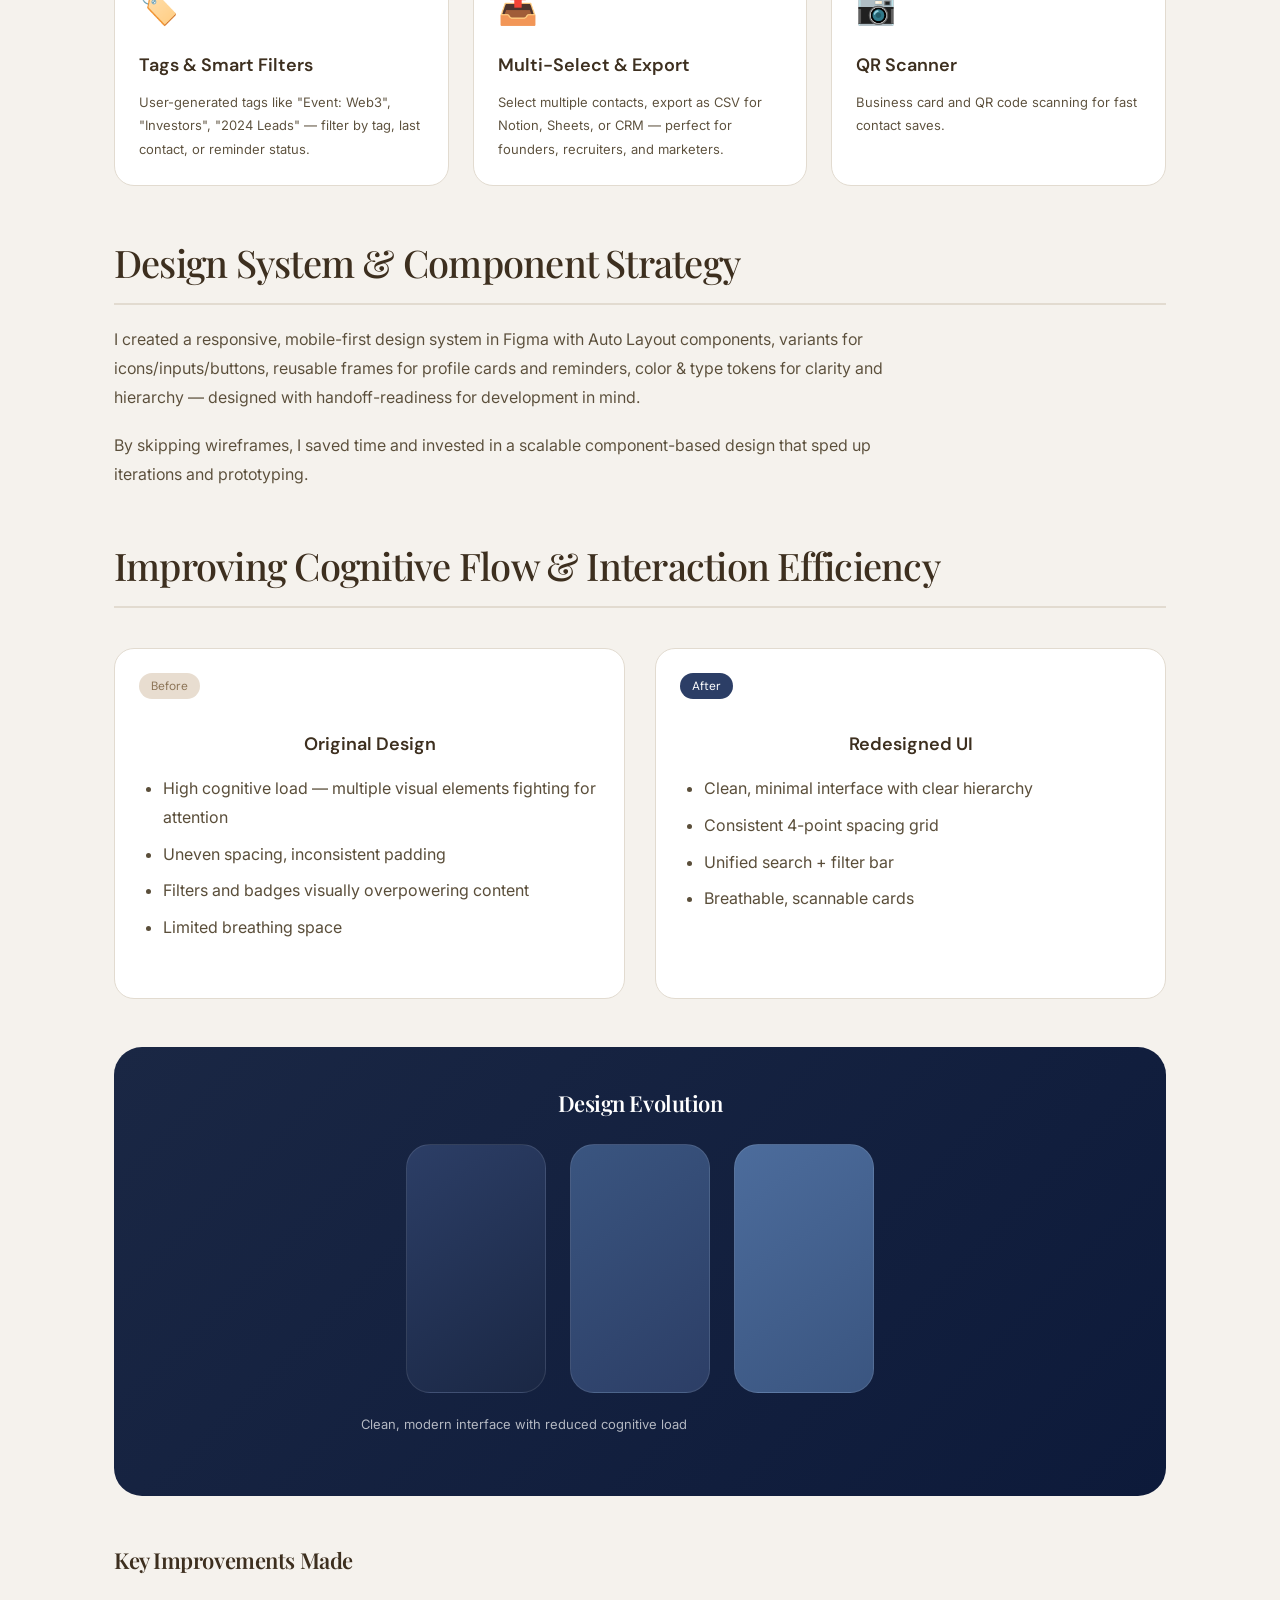
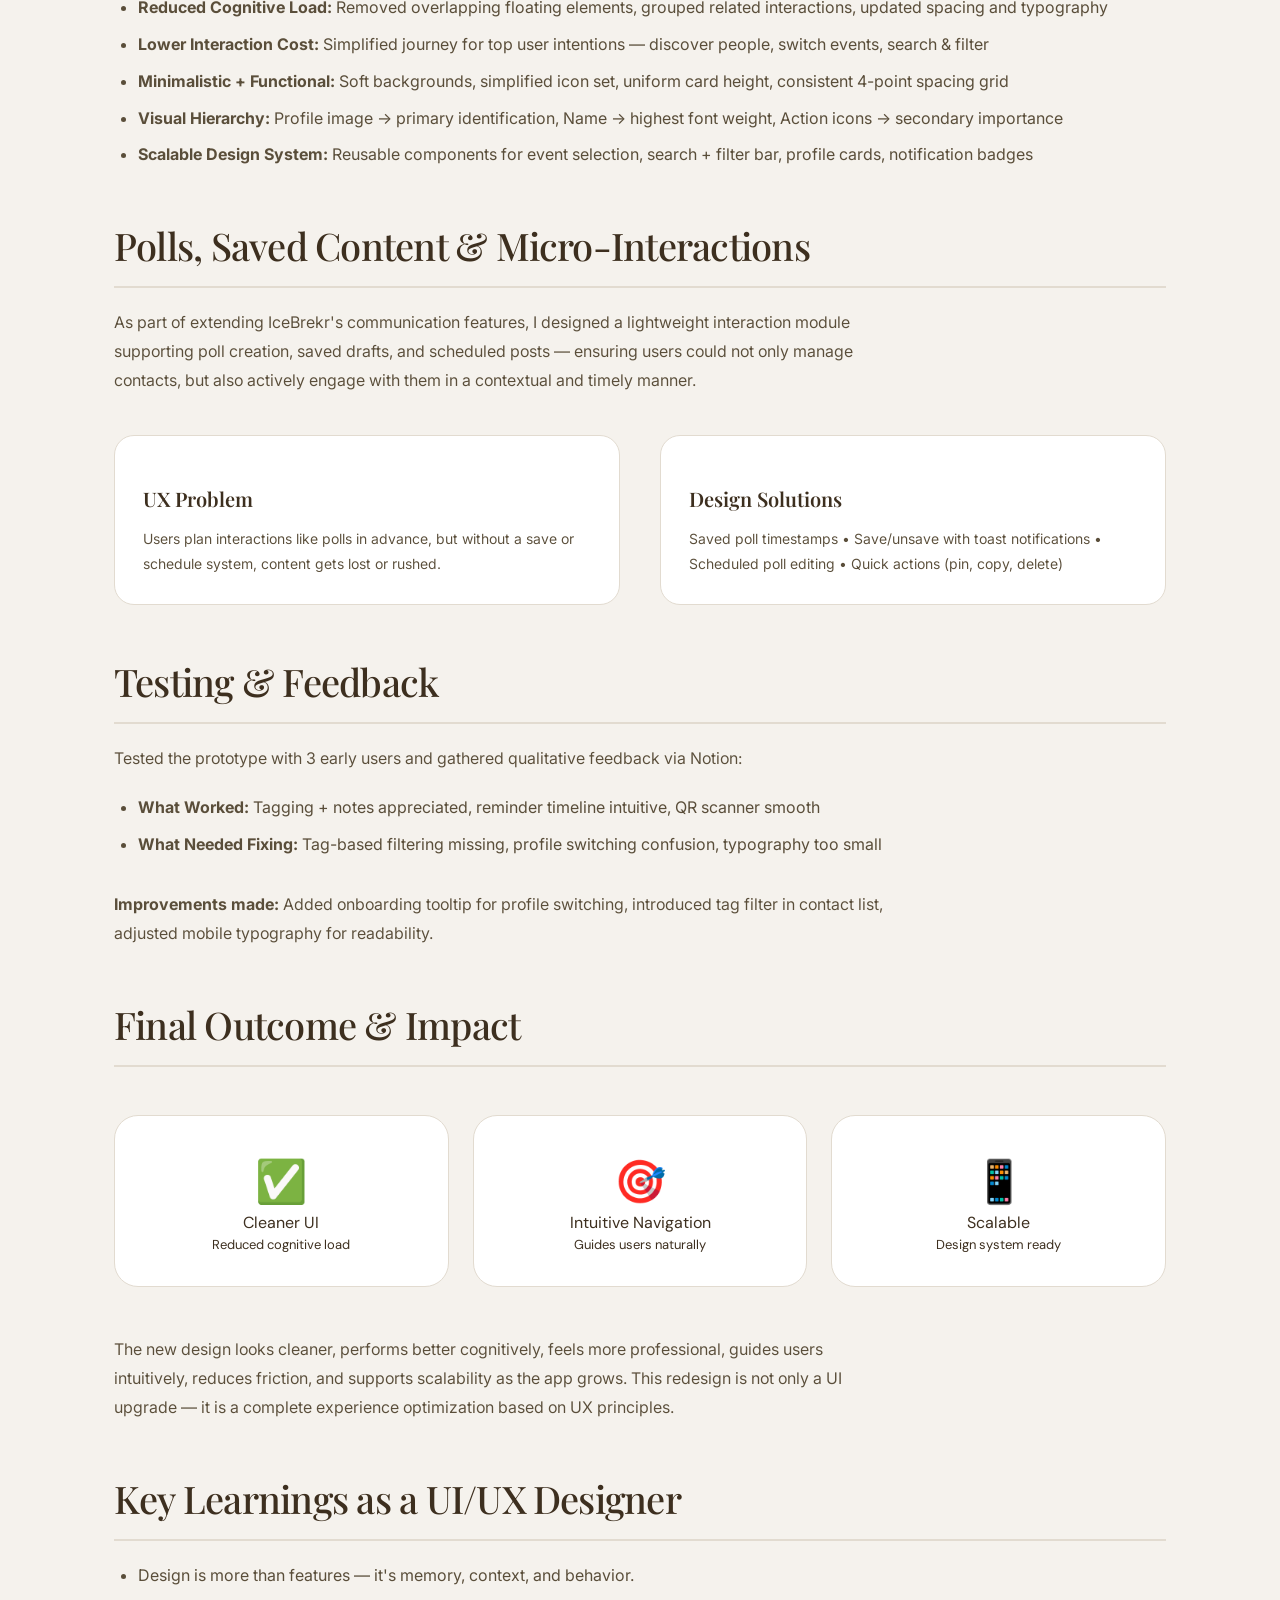
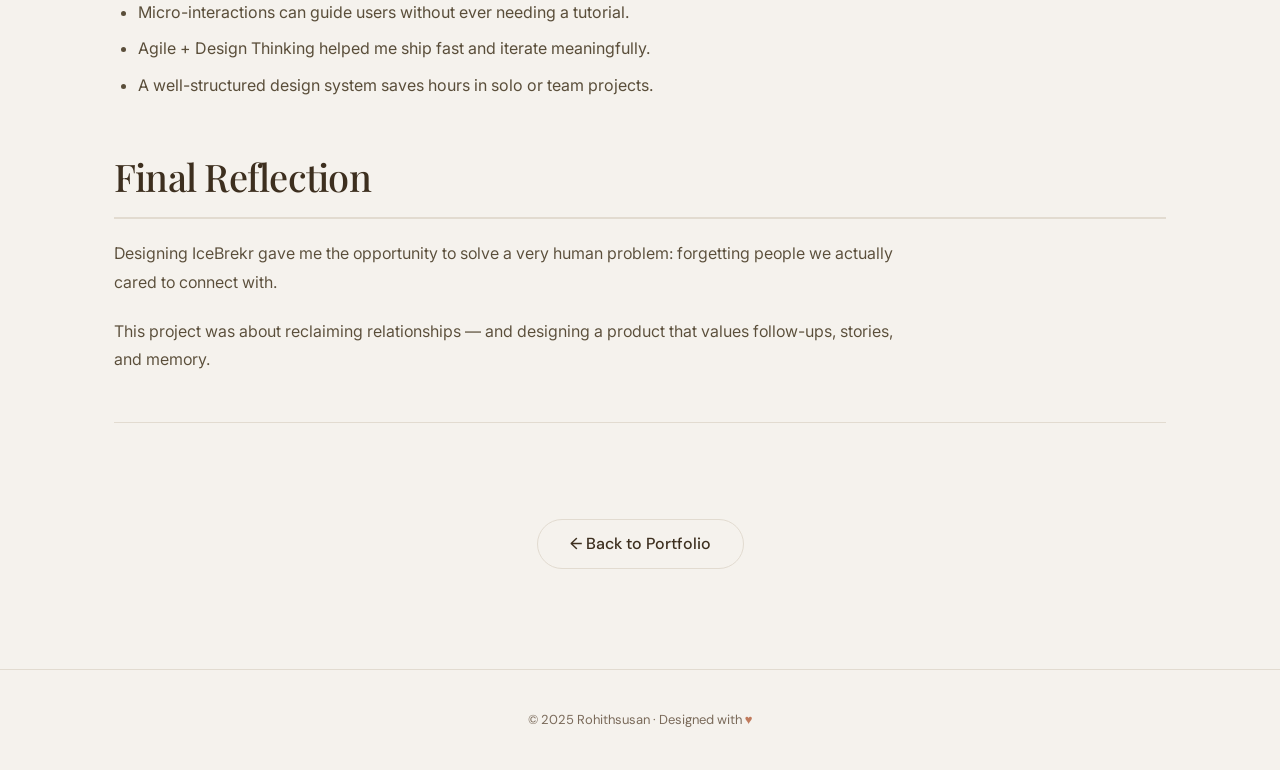
<file: Downloads/Rohithportfolio/icebrekr-case-study.html>
<!DOCTYPE html>
<html lang="en">
<head>
  <meta charset="UTF-8" />
  <meta name="viewport" content="width=device-width, initial-scale=1.0"/>
  <title>IceBrekr – Networking App Case Study | Rohithsusan</title>
  <link href="https://fonts.googleapis.com/css2?family=Playfair+Display:wght@400;500;600;700&family=DM+Sans:wght@300;400;500;600&family=Inter:wght@300;400;500;600&display=swap" rel="stylesheet"/>
  <style>
    *, *::before, *::after { box-sizing: border-box; margin: 0; padding: 0; }
 
    :root {
      --bg: #f5f2ed;
      --text: #3D2F1F;
      --text-light: #5a4e3a;
      --muted: #7a6a5a;
      --border: #e2dbd0;
      --btn-bg: #3D2F1F;
      --btn-text: #fff;
      --card-bg: #fff;
      --accent: #4f6f8f;
      --ice-primary: #2c3e66;
    }
 
    body {
      font-family: 'DM Sans', sans-serif;
      background: var(--bg);
      color: var(--text);
      line-height: 1.5;
    }
 
    /* Typography */
    h1, h2, h3 {
      font-family: 'Playfair Display', serif;
      font-weight: 500;
      letter-spacing: -0.02em;
    }
 
    h1 {
      font-size: clamp(42px, 8vw, 64px);
      margin-bottom: 20px;
      line-height: 1.15;
    }
 
    h2 {
      font-size: clamp(28px, 5vw, 38px);
      margin: 48px 0 20px 0;
      padding-bottom: 12px;
      border-bottom: 2px solid var(--border);
    }
 
    h2:first-of-type {
      margin-top: 0;
    }
 
    h3 {
      font-size: 22px;
      margin: 32px 0 16px 0;
      font-weight: 600;
    }
 
    h4 {
      font-size: 18px;
      font-weight: 600;
      margin: 20px 0 10px 0;
      font-family: 'DM Sans', sans-serif;
    }
 
    p {
      font-family: 'Inter', sans-serif;
      font-size: 16px;
      line-height: 1.8;
      font-weight: 380;
      color: var(--text-light);
      margin-bottom: 20px;
      max-width: 780px;
    }
 
    .container {
      max-width: 1100px;
      margin: 0 auto;
      padding: 0 24px;
    }
 
    /* Navigation */
    nav {
      display: flex;
      justify-content: space-between;
      align-items: center;
      padding: 28px 40px;
      background: var(--bg);
      position: sticky;
      top: 0;
      z-index: 100;
      border-bottom: 1px solid var(--border);
      flex-wrap: wrap;
      gap: 16px;
    }
    .nav-links {
      display: flex;
      gap: 40px;
    }
    nav a {
      text-decoration: none;
      color: var(--text);
      font-size: 14px;
      font-weight: 500;
      letter-spacing: 0.02em;
      transition: opacity 0.2s;
    }
    nav a:hover { opacity: 0.6; }
    .back-link {
      display: inline-flex;
      align-items: center;
      gap: 8px;
      background: transparent;
      color: var(--text);
      border: 1px solid var(--border);
      padding: 8px 20px;
      border-radius: 40px;
      font-size: 13px;
      font-weight: 500;
      text-decoration: none;
      transition: all 0.2s;
    }
    .back-link:hover {
      background: var(--btn-bg);
      color: white;
      border-color: var(--btn-bg);
      opacity: 1;
    }
 
    /* Hero Section */
    .case-hero {
      background: linear-gradient(135deg, #e2e6ef 0%, #f5f2ed 100%);
      padding: 80px 24px 60px;
      border-bottom: 1px solid var(--border);
    }
    .case-hero .container {
      max-width: 900px;
    }
    .platform-badge {
      display: inline-block;
      background: var(--ice-primary);
      color: white;
      padding: 6px 18px;
      border-radius: 40px;
      font-size: 12px;
      font-weight: 500;
      letter-spacing: 0.05em;
      margin-bottom: 24px;
    }
    .figma-link {
      display: inline-flex;
      align-items: center;
      gap: 10px;
      background: white;
      border: 1px solid var(--border);
      padding: 12px 28px;
      border-radius: 40px;
      text-decoration: none;
      color: var(--text);
      font-weight: 500;
      font-size: 14px;
      margin-top: 16px;
      transition: all 0.2s;
    }
    .figma-link:hover {
      background: var(--btn-bg);
      color: white;
      border-color: var(--btn-bg);
    }
 
    /* Content styling */
    .case-content {
      padding: 60px 0 100px;
    }
    
    .insight-box {
      background: var(--card-bg);
      border-left: 4px solid var(--accent);
      padding: 28px 32px;
      margin: 40px 0;
      border-radius: 16px;
      box-shadow: 0 2px 8px rgba(0,0,0,0.03);
    }
    .insight-box p {
      margin-bottom: 0;
      font-style: normal;
      font-weight: 450;
    }
    
    .two-col {
      display: grid;
      grid-template-columns: 1fr 1fr;
      gap: 40px;
      margin: 40px 0;
    }
    
    .user-card {
      background: var(--card-bg);
      border: 1px solid var(--border);
      border-radius: 20px;
      padding: 28px;
    }
    .user-card h4 {
      font-family: 'Playfair Display', serif;
      font-size: 20px;
      margin-bottom: 12px;
    }
    .user-card p {
      font-size: 14px;
      margin-bottom: 0;
    }
    
    .three-col {
      display: grid;
      grid-template-columns: repeat(3, 1fr);
      gap: 24px;
      margin: 40px 0;
    }
    .stat-card-mini {
      background: var(--card-bg);
      border: 1px solid var(--border);
      border-radius: 20px;
      padding: 24px 20px;
      text-align: center;
    }
    .stat-number {
      font-family: 'Playfair Display', serif;
      font-size: 32px;
      font-weight: 700;
      color: var(--ice-primary);
      margin-bottom: 8px;
    }
 
    .feedback-grid {
      display: grid;
      grid-template-columns: repeat(2, 1fr);
      gap: 24px;
      margin: 32px 0;
    }
    .feedback-card {
      background: var(--card-bg);
      border: 1px solid var(--border);
      border-radius: 20px;
      padding: 24px;
      text-align: center;
    }
    .feedback-text {
      font-style: italic;
      font-size: 15px;
      margin-bottom: 12px;
    }
    .feedback-author {
      font-weight: 600;
      color: var(--ice-primary);
    }
 
    .process-steps {
      display: flex;
      flex-wrap: wrap;
      gap: 20px;
      margin: 32px 0;
    }
    .step {
      flex: 1;
      min-width: 160px;
      background: var(--card-bg);
      border: 1px solid var(--border);
      border-radius: 20px;
      padding: 24px 16px;
      text-align: center;
    }
    .step-number {
      font-family: 'Playfair Display', serif;
      font-size: 36px;
      font-weight: 600;
      color: var(--accent);
      margin-bottom: 12px;
    }
    .step h4 {
      font-size: 16px;
      margin-bottom: 8px;
    }
    .step p {
      font-size: 12px;
      margin-bottom: 0;
    }
 
    .feature-grid {
      display: grid;
      grid-template-columns: repeat(auto-fill, minmax(280px, 1fr));
      gap: 24px;
      margin: 40px 0;
    }
    .feature-card {
      background: var(--card-bg);
      border: 1px solid var(--border);
      border-radius: 20px;
      padding: 24px;
    }
    .feature-icon {
      font-size: 32px;
      margin-bottom: 16px;
    }
    .feature-card h4 {
      font-size: 18px;
      margin-bottom: 12px;
    }
    .feature-card p {
      font-size: 13px;
      margin-bottom: 0;
    }
 
    .design-showcase {
      background: linear-gradient(135deg, #1a2744 0%, #0d1a3a 100%);
      border-radius: 28px;
      padding: 40px 20px;
      margin: 48px 0;
      text-align: center;
    }
    .design-showcase h3 {
      color: white;
      margin-top: 0;
    }
    .mockup-row {
      display: flex;
      justify-content: center;
      gap: 24px;
      flex-wrap: wrap;
      margin-top: 24px;
    }
    .mockup-phone {
      width: 140px;
      background: linear-gradient(145deg, #2c3e66, #1a2744);
      border-radius: 24px;
      padding: 16px 10px;
      aspect-ratio: 9/16;
      border: 1px solid rgba(255,255,255,0.1);
    }
 
    .comparison-row {
      display: grid;
      grid-template-columns: 1fr 1fr;
      gap: 30px;
      margin: 40px 0;
    }
    .comparison-card {
      background: var(--card-bg);
      border: 1px solid var(--border);
      border-radius: 20px;
      padding: 24px;
    }
    .comparison-card h4 {
      text-align: center;
      margin-bottom: 16px;
    }
    .badge-old {
      background: #e8ddd0;
      color: #8b7355;
      padding: 4px 12px;
      border-radius: 20px;
      font-size: 12px;
      display: inline-block;
      margin-bottom: 12px;
    }
    .badge-new {
      background: var(--ice-primary);
      color: white;
      padding: 4px 12px;
      border-radius: 20px;
      font-size: 12px;
      display: inline-block;
      margin-bottom: 12px;
    }
 
    .impact-stats {
      display: flex;
      gap: 24px;
      flex-wrap: wrap;
      margin: 48px 0;
      justify-content: center;
    }
    .impact-card {
      background: var(--card-bg);
      border: 1px solid var(--border);
      border-radius: 24px;
      padding: 32px 28px;
      text-align: center;
      flex: 1;
      min-width: 180px;
    }
    .impact-number {
      font-family: 'Playfair Display', serif;
      font-size: 42px;
      font-weight: 700;
      color: var(--accent);
    }
 
    hr {
      margin: 48px 0;
      border: none;
      border-top: 1px solid var(--border);
    }
    
    .back-to-portfolio {
      display: inline-block;
      background: transparent;
      border: 1px solid var(--border);
      padding: 12px 32px;
      border-radius: 40px;
      text-decoration: none;
      color: var(--text);
      font-weight: 500;
      margin-top: 48px;
      transition: all 0.2s;
    }
    .back-to-portfolio:hover {
      background: var(--btn-bg);
      color: white;
      border-color: var(--btn-bg);
    }
    
    footer {
      text-align: center;
      padding: 40px 24px;
      font-size: 13px;
      color: var(--muted);
      border-top: 1px solid var(--border);
    }
    
    ul {
      font-family: 'Inter', sans-serif;
      color: var(--text-light);
      line-height: 1.8;
      margin-left: 24px;
      margin-bottom: 32px;
    }
    li {
      margin-bottom: 8px;
    }
 
    @media (max-width: 700px) {
      nav {
        flex-direction: column;
        padding: 20px;
      }
      .two-col, .three-col, .feedback-grid, .comparison-row {
        grid-template-columns: 1fr;
        gap: 20px;
      }
      .process-steps {
        flex-direction: column;
      }
      .container {
        padding: 0 20px;
      }
      .case-hero {
        padding: 50px 20px 40px;
      }
    }
  </style>
</head>
<body>
 
  <nav>
    <a href="index.html" style="font-weight: 600; font-size: 18px;">Rohithsusan</a>
    <div class="nav-links">
      <a href="index.html#work">Portfolio</a>
      <a href="index.html#expertise">Expertise</a>
      <a href="index.html#contact">Contact</a>
    </div>
    <a href="index.html" class="back-link">← Back to Portfolio</a>
  </nav>
 
  <div class="case-hero">
    <div class="container">
      <span class="platform-badge">MOBILE APP DESIGN</span>
      <h1>IceBrekr</h1>
      <p style="font-size: 18px; font-weight: 450; max-width: 680px;">Connection App — Smart Contact Management & Networking</p>
      <p style="font-size: 15px; margin-top: 8px;">By Rohith Susan — UI/UX Designer</p>
      <a href="#" class="figma-link" target="_blank">
        <span>🎨</span> View Design in Figma →
      </a>
    </div>
  </div>
 
  <div class="case-content">
    <div class="container">
      
      <p style="font-size: 17px; max-width: 750px;">In today's hyper-connected world, we meet people constantly — at networking events, webinars, and online forums. Yet our contact lists quickly become cluttered. We forget why we saved someone, what we discussed, or when we should reconnect.</p>
      
      <p style="font-size: 17px; max-width: 750px;">IceBrekr is a mobile app I designed to explore how contact management could feel more personal, contextual, and follow-up friendly — built for real relationships rather than just digital records.</p>

      <!-- The UX Problem -->
      <h2>The UX Problem</h2>
      <div class="insight-box">
        <p><strong>💡 "Users save names but lose context — and with it, the opportunity for meaningful follow-ups."</strong></p>
      </div>
      <p>Our smartphones make it easy to save contacts, but current tools don't help us remember the <em>why</em> — the event, the moment, or the promise to reconnect.</p>
      <p>The problem was clear: users need a smarter system that helps them remember connections, set reminders, and separate work from life — without overwhelming them.</p>

      <!-- My Role -->
      <h2>My Role & Responsibilities</h2>
      <div class="three-col">
        <div class="stat-card-mini"><div class="stat-number">UI/UX</div><div>End-to-end design</div></div>
        <div class="stat-card-mini"><div class="stat-number">Research</div><div>Competitive & user</div></div>
        <div class="stat-card-mini"><div class="stat-number">Figma</div><div>Design system & prototyping</div></div>
      </div>
      <p>As the UI/UX designer, I designed the end-to-end product design process for IceBrekr: conducted competitive research, defined user problems & task flows, designed UI in Figma, built a responsive design system, worked on agile development process by early collaborating with developers, conducted testing, synthesized feedback, and iterated quickly.</p>
      <p><strong>Tools:</strong> Figma, Figjam, Framer, Notion, Google Forms, Slack</p>

      <!-- Words That Fuel Me -->
      <h2>Words That Fuel Me</h2>
      <p>Working on IceBrekr was a collaborative effort, and the feedback from my team and colleagues has been incredibly motivating. Here's what they had to say:</p>
      
      <div class="feedback-grid">
        <div class="feedback-card">
          <p class="feedback-text">"Thank you for the clean design"</p>
          <p class="feedback-author">— Dave</p>
        </div>
        <div class="feedback-card">
          <p class="feedback-text">"It looks great!"</p>
          <p class="feedback-author">— Vijay</p>
        </div>
        <div class="feedback-card">
          <p class="feedback-text">"Great job, keep doing the good work!"</p>
          <p class="feedback-author">— Dave</p>
        </div>
        <div class="feedback-card">
          <p class="feedback-text">"The UI feels premium and intuitive"</p>
          <p class="feedback-author">— Vijay</p>
        </div>
      </div>
      <p>These words from my teammates remind me why I design: to create experiences that are not just functional, but beautiful and meaningful. Their encouragement fuels my passion for crafting interfaces that make a difference.</p>

      <!-- Design Thinking in Agile -->
      <h2>Design Approach: Design Thinking in Agile</h2>
      <p>To ensure a human-centered outcome, I followed the Design Thinking process, integrated into an Agile workflow with weekly checkpoints, testable modules, and evolving prototypes.</p>
      
      <div class="process-steps">
        <div class="step"><div class="step-number">01</div><h4>Empathize</h4><p>Interviews with 10 users (22–35) to understand contact management habits</p></div>
        <div class="step"><div class="step-number">02</div><h4>Define</h4><p>"People forget who they met and why, making it hard to reconnect"</p></div>
        <div class="step"><div class="step-number">03</div><h4>Ideate</h4><p>Sketched flows for reminders, dual profiles, and contextual tagging</p></div>
        <div class="step"><div class="step-number">04</div><h4>Prototype</h4><p>High-fidelity Figma prototypes focusing on component reusability</p></div>
        <div class="step"><div class="step-number">05</div><h4>Test</h4><p>Qualitative feedback from 3 users, iterative improvements</p></div>
      </div>

      <!-- User Research -->
      <h2>User Research</h2>
      <p>To validate the problem and gather actionable insights, I used surveys via Google Forms, 1:1 interviews via Zoom, and contextual questions around contact saving, recall, and follow-up habits.</p>
      <p><strong>Key Participants:</strong> 10 people aged 22–35 (entrepreneurs, professionals, students) — regular event-goers or networkers.</p>
      
      <div class="feature-grid">
        <div class="feature-card">
          <div class="feature-icon">📝</div>
          <h4>80% forgot why they saved someone</h4>
          <p>Added a note field to capture "where/why you met"</p>
        </div>
        <div class="feature-card">
          <div class="feature-icon">⏰</div>
          <h4>WhatsApp/Calendar for reminders</h4>
          <p>Introduced in-app follow-up reminders with timeline sorting</p>
        </div>
        <div class="feature-card">
          <div class="feature-icon">🔄</div>
          <h4>"Work" and "Life" felt mixed up</h4>
          <p>Designed a dual profile mode — Personal vs. Professional</p>
        </div>
        <div class="feature-card">
          <div class="feature-icon">📇</div>
          <h4>QR codes and cards are still used</h4>
          <p>Added business card/QR scanning for fast saves</p>
        </div>
      </div>

      <!-- Competitive Analysis -->
      <h2>Competitive Analysis</h2>
      <p>I evaluated tools like Popl, Covve, and Blinq for UX opportunities:</p>
      <div class="two-col">
        <div class="user-card">
          <h4>Covve</h4>
          <p><strong>Strengths:</strong> Enriched contact intelligence<br/>
          <strong>UX Gaps:</strong> Poor support for dual profiles and personalized follow-up reminders</p>
        </div>
        <div class="user-card">
          <h4>Blinq</h4>
          <p><strong>Strengths:</strong> Sleek digital business card UI<br/>
          <strong>UX Gaps:</strong> Limited use beyond professional context</p>
        </div>
        <div class="user-card">
          <h4>Popl</h4>
          <p><strong>Strengths:</strong> Seamless NFC-based contact sharing<br/>
          <strong>UX Gaps:</strong> No support for contextual memory or long-term relationship tracking</p>
        </div>
      </div>
      <p><strong>IceBrekr differentiators:</strong> Context-first design • Reminder-based flow • Dual personas for personal/professional separation • Flexible tagging & export features</p>

      <!-- Key Features -->
      <h2>Key Feature Walkthrough</h2>
      <div class="feature-grid">
        <div class="feature-card">
          <div class="feature-icon">➕</div>
          <h4>Add Contact with Context</h4>
          <p>Name + number • Optional tags • Notes about where you met • Set follow-up reminders</p>
        </div>
        <div class="feature-card">
          <div class="feature-icon">🔄</div>
          <h4>Dual Profile Mode</h4>
          <p>Toggle between Personal and Professional modes. Each shows relevant contacts and tags — supporting different mental models for work vs. life.</p>
        </div>
        <div class="feature-card">
          <div class="feature-icon">⏰</div>
          <h4>Reminder Timeline</h4>
          <p>"Need to Follow Up" • "Followed Up Recently" • "Stale Connections" — with snooze, mark done, reschedule actions.</p>
        </div>
        <div class="feature-card">
          <div class="feature-icon">🏷️</div>
          <h4>Tags & Smart Filters</h4>
          <p>User-generated tags like "Event: Web3", "Investors", "2024 Leads" — filter by tag, last contact, or reminder status.</p>
        </div>
        <div class="feature-card">
          <div class="feature-icon">📤</div>
          <h4>Multi-Select & Export</h4>
          <p>Select multiple contacts, export as CSV for Notion, Sheets, or CRM — perfect for founders, recruiters, and marketers.</p>
        </div>
        <div class="feature-card">
          <div class="feature-icon">📷</div>
          <h4>QR Scanner</h4>
          <p>Business card and QR code scanning for fast contact saves.</p>
        </div>
      </div>

      <!-- Design System -->
      <h2>Design System & Component Strategy</h2>
      <p>I created a responsive, mobile-first design system in Figma with Auto Layout components, variants for icons/inputs/buttons, reusable frames for profile cards and reminders, color & type tokens for clarity and hierarchy — designed with handoff-readiness for development in mind.</p>
      <p>By skipping wireframes, I saved time and invested in a scalable component-based design that sped up iterations and prototyping.</p>

      <!-- Redesign Showcase -->
      <h2>Improving Cognitive Flow & Interaction Efficiency</h2>
      
      <div class="comparison-row">
        <div class="comparison-card">
          <span class="badge-old">Before</span>
          <h4>Original Design</h4>
          <ul style="margin-top: 12px;">
            <li>High cognitive load — multiple visual elements fighting for attention</li>
            <li>Uneven spacing, inconsistent padding</li>
            <li>Filters and badges visually overpowering content</li>
            <li>Limited breathing space</li>
          </ul>
        </div>
        <div class="comparison-card">
          <span class="badge-new">After</span>
          <h4>Redesigned UI</h4>
          <ul style="margin-top: 12px;">
            <li>Clean, minimal interface with clear hierarchy</li>
            <li>Consistent 4-point spacing grid</li>
            <li>Unified search + filter bar</li>
            <li>Breathable, scannable cards</li>
          </ul>
        </div>
      </div>
      
      <div class="design-showcase">
        <h3 style="color: white;">Design Evolution</h3>
        <div class="mockup-row">
          <div class="mockup-phone"></div>
          <div class="mockup-phone" style="background: linear-gradient(145deg, #3a5580, #2c3e66);"></div>
          <div class="mockup-phone" style="background: linear-gradient(145deg, #4c6c9c, #3a5580);"></div>
        </div>
        <p style="color: rgba(255,255,255,0.7); font-size: 13px; margin-top: 20px;">Clean, modern interface with reduced cognitive load</p>
      </div>

      <h3>Key Improvements Made</h3>
      <ul>
        <li><strong>Reduced Cognitive Load:</strong> Removed overlapping floating elements, grouped related interactions, updated spacing and typography</li>
        <li><strong>Lower Interaction Cost:</strong> Simplified journey for top user intentions — discover people, switch events, search & filter</li>
        <li><strong>Minimalistic + Functional:</strong> Soft backgrounds, simplified icon set, uniform card height, consistent 4-point spacing grid</li>
        <li><strong>Visual Hierarchy:</strong> Profile image → primary identification, Name → highest font weight, Action icons → secondary importance</li>
        <li><strong>Scalable Design System:</strong> Reusable components for event selection, search + filter bar, profile cards, notification badges</li>
      </ul>

      <!-- Polls & Micro-interactions -->
      <h2>Polls, Saved Content & Micro-Interactions</h2>
      <p>As part of extending IceBrekr's communication features, I designed a lightweight interaction module supporting poll creation, saved drafts, and scheduled posts — ensuring users could not only manage contacts, but also actively engage with them in a contextual and timely manner.</p>
      
      <div class="two-col">
        <div class="user-card">
          <h4>UX Problem</h4>
          <p>Users plan interactions like polls in advance, but without a save or schedule system, content gets lost or rushed.</p>
        </div>
        <div class="user-card">
          <h4>Design Solutions</h4>
          <p>Saved poll timestamps • Save/unsave with toast notifications • Scheduled poll editing • Quick actions (pin, copy, delete)</p>
        </div>
      </div>

      <!-- Testing -->
      <h2>Testing & Feedback</h2>
      <p>Tested the prototype with 3 early users and gathered qualitative feedback via Notion:</p>
      <ul>
        <li><strong>What Worked:</strong> Tagging + notes appreciated, reminder timeline intuitive, QR scanner smooth</li>
        <li><strong>What Needed Fixing:</strong> Tag-based filtering missing, profile switching confusion, typography too small</li>
      </ul>
      <p><strong>Improvements made:</strong> Added onboarding tooltip for profile switching, introduced tag filter in contact list, adjusted mobile typography for readability.</p>

      <!-- Impact -->
      <h2>Final Outcome & Impact</h2>
      <div class="impact-stats">
        <div class="impact-card"><div class="impact-number">✅</div><div>Cleaner UI</div><div style="font-size:13px;">Reduced cognitive load</div></div>
        <div class="impact-card"><div class="impact-number">🎯</div><div>Intuitive Navigation</div><div style="font-size:13px;">Guides users naturally</div></div>
        <div class="impact-card"><div class="impact-number">📱</div><div>Scalable</div><div style="font-size:13px;">Design system ready</div></div>
      </div>
      <p>The new design looks cleaner, performs better cognitively, feels more professional, guides users intuitively, reduces friction, and supports scalability as the app grows. This redesign is not only a UI upgrade — it is a complete experience optimization based on UX principles.</p>

      <!-- Key Learnings -->
      <h2>Key Learnings as a UI/UX Designer</h2>
      <ul>
        <li>Design is more than features — it's memory, context, and behavior.</li>
        <li>Micro-interactions can guide users without ever needing a tutorial.</li>
        <li>Agile + Design Thinking helped me ship fast and iterate meaningfully.</li>
        <li>A well-structured design system saves hours in solo or team projects.</li>
      </ul>

      <!-- Final Reflection -->
      <h2>Final Reflection</h2>
      <p>Designing IceBrekr gave me the opportunity to solve a very human problem: forgetting people we actually cared to connect with.</p>
      <p>This project was about reclaiming relationships — and designing a product that values follow-ups, stories, and memory.</p>

      <hr />

      <div style="text-align: center;">
        <a href="index.html" class="back-to-portfolio">← Back to Portfolio</a>
      </div>
    </div>
  </div>
 
  <footer>
    © 2025 Rohithsusan · Designed with <span style="color:#c07a5c;">♥</span>
  </footer>
 
</body>
</html>
</file>
